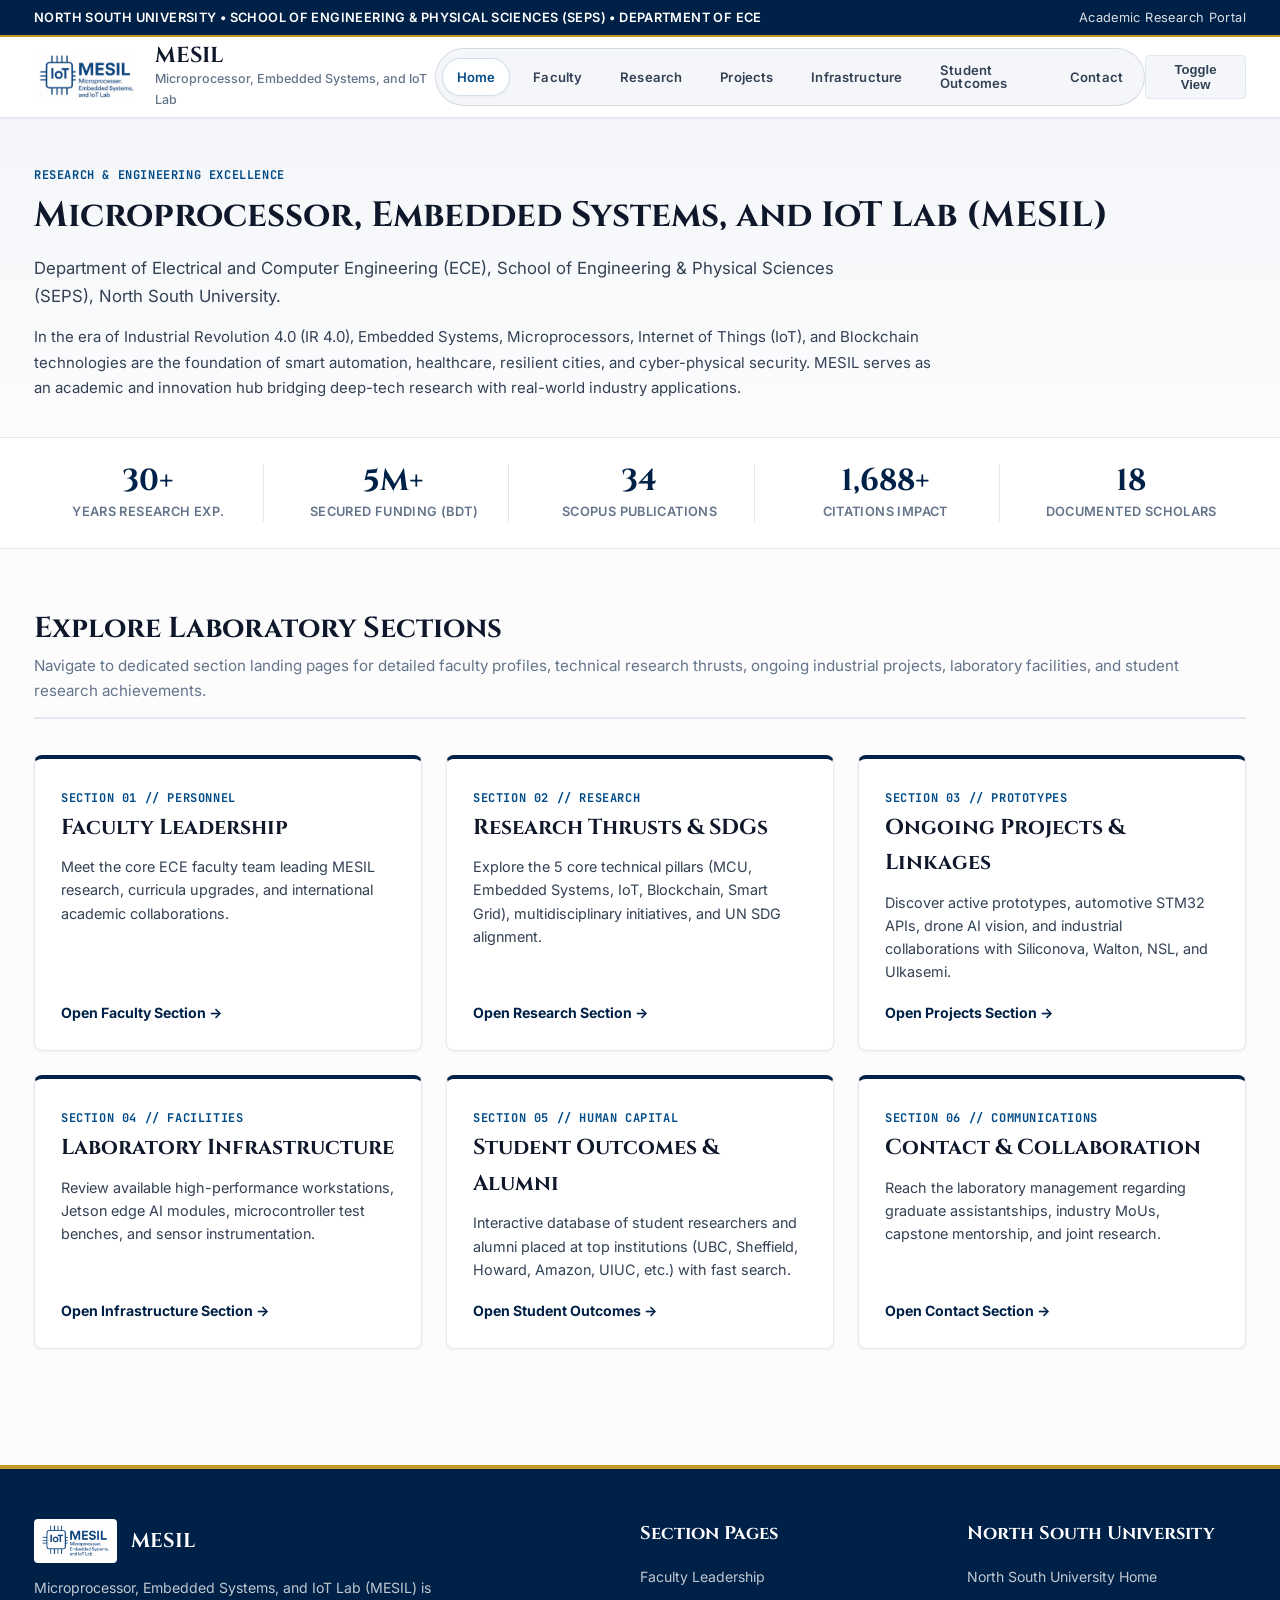
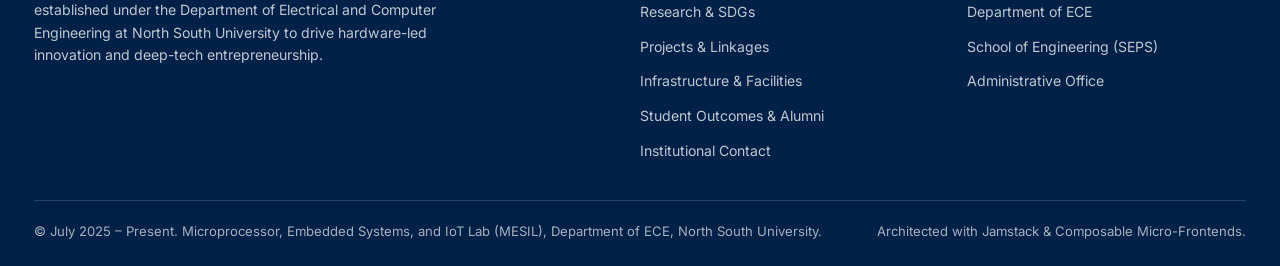
<file: index.html>
<!DOCTYPE html>
<html lang="en" data-theme="light">
<head>
  <meta charset="UTF-8">
  <meta name="viewport" content="width=device-width, initial-scale=1.0">
  <title>MESIL - Microprocessor, Embedded Systems, and IoT Lab | North South University</title>
  
  <meta name="description" content="Official Portal for the Microprocessor, Embedded Systems, and IoT Lab (MESIL) at Department of ECE, North South University.">
  <meta name="keywords" content="MESIL, North South University, ECE, Microprocessor, Embedded Systems, IoT, Blockchain, SEPS">
  <meta name="author" content="MESIL Faculty Team, North South University">
  <meta property="og:title" content="MESIL - North South University">
  <meta property="og:description" content="Microprocessor, Embedded Systems, and IoT Lab (MESIL), Department of ECE, North South University.">
  <meta property="og:image" content="assets/mesil-logo.png">

  <script>
    (function() {
      const savedTheme = localStorage.getItem('mesil-theme');
      if (savedTheme) document.documentElement.setAttribute('data-theme', savedTheme);
    })();
  </script>

  <link rel="stylesheet" href="css/styles.css">
  <link rel="icon" type="image/png" href="assets/mesil-logo.png">
</head>
<body>

  <!-- Masthead -->
  <div class="top-institutional-bar">
    <div class="container top-bar-flex">
      <div class="top-institution-title">
        North South University • School of Engineering & Physical Sciences (SEPS) • Department of ECE
      </div>
      <div class="top-right-meta">
        <span>Academic Research Portal</span>
      </div>
    </div>
  </div>

  <!-- Header -->
  <header class="site-header" id="top">
    <div class="container header-flex">
      <a href="index.html" class="brand-wrapper">
        <img src="assets/mesil-logo.png" alt="MESIL Official Logo" class="brand-logo-img">
        <div class="brand-meta-group">
          <span class="brand-title">MESIL</span>
          <span class="brand-sub">Microprocessor, Embedded Systems, and IoT Lab</span>
        </div>
      </a>

      <nav aria-label="Main Navigation">
        <ul class="nav-links">
          <li><a href="index.html" class="nav-link active">Home</a></li>
          <li><a href="faculty.html" class="nav-link">Faculty</a></li>
          <li><a href="research.html" class="nav-link">Research</a></li>
          <li><a href="projects.html" class="nav-link">Projects</a></li>
          <li><a href="infrastructure.html" class="nav-link">Infrastructure</a></li>
          <li><a href="students.html" class="nav-link">Student Outcomes</a></li>
          <li><a href="contact.html" class="nav-link">Contact</a></li>
        </ul>
      </nav>

      <div class="header-controls">
        <button id="theme-toggle-btn" class="theme-btn" aria-label="Toggle Theme">Toggle View</button>
        <button id="mobile-menu-btn" class="mobile-menu-btn" aria-label="Open Navigation Menu">Menu</button>
      </div>
    </div>

    <!-- Mobile Drawer -->
    <div id="mobile-nav-drawer" class="mobile-drawer">
      <a href="index.html" class="nav-link active">Home</a>
      <a href="faculty.html" class="nav-link">Faculty</a>
      <a href="research.html" class="nav-link">Research</a>
      <a href="projects.html" class="nav-link">Projects</a>
      <a href="infrastructure.html" class="nav-link">Infrastructure</a>
      <a href="students.html" class="nav-link">Student Outcomes</a>
      <a href="contact.html" class="nav-link">Contact</a>
    </div>
  </header>

  <!-- Hero Academic Portal Banner -->
  <section class="page-banner">
    <div class="container">
      <span class="portal-tag">Research & Engineering Excellence</span>
      <h1 class="page-title">Microprocessor, Embedded Systems, and IoT Lab (MESIL)</h1>
      <p class="page-lead">
        Department of Electrical and Computer Engineering (ECE), School of Engineering & Physical Sciences (SEPS), North South University.
      </p>
      <p style="color: var(--text-muted); max-width: 900px; margin-top: 14px; line-height: 1.7;">
        In the era of Industrial Revolution 4.0 (IR 4.0), Embedded Systems, Microprocessors, Internet of Things (IoT), and Blockchain technologies are the foundation of smart automation, healthcare, resilient cities, and cyber-physical security. MESIL serves as an academic and innovation hub bridging deep-tech research with real-world industry applications.
      </p>
    </div>
  </section>

  <!-- Metrics Bar -->
  <section class="metrics-strip">
    <div class="container metrics-grid">
      <div class="metric-cell">
        <div class="metric-figure">30+</div>
        <div class="metric-title">Years Research Exp.</div>
      </div>
      <div class="metric-cell">
        <div class="metric-figure">5M+</div>
        <div class="metric-title">Secured Funding (BDT)</div>
      </div>
      <div class="metric-cell">
        <div class="metric-figure">34</div>
        <div class="metric-title">Scopus Publications</div>
      </div>
      <div class="metric-cell">
        <div class="metric-figure">1,688+</div>
        <div class="metric-title">Citations Impact</div>
      </div>
      <div class="metric-cell">
        <div class="metric-figure">18</div>
        <div class="metric-title">Documented Scholars</div>
      </div>
    </div>
  </section>

  <!-- Separate Section Landing Portal -->
  <main class="academic-section">
    <div class="container">
      <div style="border-bottom: 2px solid var(--border-color); padding-bottom: 14px; margin-bottom: 28px;">
        <h2 style="font-family: var(--font-serif); font-size: 1.8rem;">Explore Laboratory Sections</h2>
        <p style="color: var(--text-dim); font-size: 0.95rem;">
          Navigate to dedicated section landing pages for detailed faculty profiles, technical research thrusts, ongoing industrial projects, laboratory facilities, and student research achievements.
        </p>
      </div>

      <div class="portal-grid">
        <!-- Faculty Portal -->
        <a href="faculty.html" class="portal-card">
          <div>
            <span class="portal-tag">Section 01 // Personnel</span>
            <h3 class="portal-title">Faculty Leadership</h3>
            <p class="portal-desc">
              Meet the core ECE faculty team leading MESIL research, curricula upgrades, and international academic collaborations.
            </p>
          </div>
          <span class="portal-action-link">Open Faculty Section &rarr;</span>
        </a>

        <!-- Research Portal -->
        <a href="research.html" class="portal-card">
          <div>
            <span class="portal-tag">Section 02 // Research</span>
            <h3 class="portal-title">Research Thrusts & SDGs</h3>
            <p class="portal-desc">
              Explore the 5 core technical pillars (MCU, Embedded Systems, IoT, Blockchain, Smart Grid), multidisciplinary initiatives, and UN SDG alignment.
            </p>
          </div>
          <span class="portal-action-link">Open Research Section &rarr;</span>
        </a>

        <!-- Projects Portal -->
        <a href="projects.html" class="portal-card">
          <div>
            <span class="portal-tag">Section 03 // Prototypes</span>
            <h3 class="portal-title">Ongoing Projects & Linkages</h3>
            <p class="portal-desc">
              Discover active prototypes, automotive STM32 APIs, drone AI vision, and industrial collaborations with Siliconova, Walton, NSL, and Ulkasemi.
            </p>
          </div>
          <span class="portal-action-link">Open Projects Section &rarr;</span>
        </a>

        <!-- Infrastructure Portal -->
        <a href="infrastructure.html" class="portal-card">
          <div>
            <span class="portal-tag">Section 04 // Facilities</span>
            <h3 class="portal-title">Laboratory Infrastructure</h3>
            <p class="portal-desc">
              Review available high-performance workstations, Jetson edge AI modules, microcontroller test benches, and sensor instrumentation.
            </p>
          </div>
          <span class="portal-action-link">Open Infrastructure Section &rarr;</span>
        </a>

        <!-- Student Outcomes Portal -->
        <a href="students.html" class="portal-card">
          <div>
            <span class="portal-tag">Section 05 // Human Capital</span>
            <h3 class="portal-title">Student Outcomes & Alumni</h3>
            <p class="portal-desc">
              Interactive database of student researchers and alumni placed at top institutions (UBC, Sheffield, Howard, Amazon, UIUC, etc.) with fast search.
            </p>
          </div>
          <span class="portal-action-link">Open Student Outcomes &rarr;</span>
        </a>

        <!-- Contact Portal -->
        <a href="contact.html" class="portal-card">
          <div>
            <span class="portal-tag">Section 06 // Communications</span>
            <h3 class="portal-title">Contact & Collaboration</h3>
            <p class="portal-desc">
              Reach the laboratory management regarding graduate assistantships, industry MoUs, capstone mentorship, and joint research.
            </p>
          </div>
          <span class="portal-action-link">Open Contact Section &rarr;</span>
        </a>
      </div>
    </div>
  </main>

  <!-- Footer -->
  <footer class="site-footer">
    <div class="container">
      <div class="footer-grid">
        <div class="footer-col">
          <div style="display: flex; align-items: center; gap: 14px; margin-bottom: 14px;">
            <img src="assets/mesil-logo.png" alt="MESIL Logo" style="height: 44px; background: #ffffff; padding: 4px; border-radius: 4px;">
            <span style="font-family: var(--font-serif); font-size: 1.25rem; font-weight: 700;">MESIL</span>
          </div>
          <p style="color: rgba(255, 255, 255, 0.75); font-size: 0.88rem; line-height: 1.6; max-width: 440px;">
            Microprocessor, Embedded Systems, and IoT Lab (MESIL) is established under the Department of Electrical and Computer Engineering at North South University to drive hardware-led innovation and deep-tech entrepreneurship.
          </p>
        </div>

        <div class="footer-col">
          <h4>Section Pages</h4>
          <ul class="footer-links">
            <li><a href="faculty.html">Faculty Leadership</a></li>
            <li><a href="research.html">Research & SDGs</a></li>
            <li><a href="projects.html">Projects & Linkages</a></li>
            <li><a href="infrastructure.html">Infrastructure & Facilities</a></li>
            <li><a href="students.html">Student Outcomes & Alumni</a></li>
            <li><a href="contact.html">Institutional Contact</a></li>
          </ul>
        </div>

        <div class="footer-col">
          <h4>North South University</h4>
          <ul class="footer-links">
            <li><a href="http://www.northsouth.edu" target="_blank" rel="noopener noreferrer">North South University Home</a></li>
            <li><a href="http://ece.northsouth.edu" target="_blank" rel="noopener noreferrer">Department of ECE</a></li>
            <li><a href="http://seps.northsouth.edu" target="_blank" rel="noopener noreferrer">School of Engineering (SEPS)</a></li>
            <li><a href="contact.html">Administrative Office</a></li>
          </ul>
        </div>
      </div>

      <div class="footer-bottom-bar">
        <div>
          &copy; July 2025 – Present. Microprocessor, Embedded Systems, and IoT Lab (MESIL), Department of ECE, North South University.
        </div>
        <div>
          Architected with Jamstack & Composable Micro-Frontends.
        </div>
      </div>
    </div>
  </footer>

  <script>
    // Theme toggle & mobile menu controller
    document.getElementById('theme-toggle-btn')?.addEventListener('click', () => {
      const cur = document.documentElement.getAttribute('data-theme') || 'light';
      const next = cur === 'light' ? 'dark' : 'light';
      document.documentElement.setAttribute('data-theme', next);
      localStorage.setItem('mesil-theme', next);
    });

    document.getElementById('mobile-menu-btn')?.addEventListener('click', () => {
      document.getElementById('mobile-nav-drawer')?.classList.toggle('open');
    });
  </script>
</body>
</html>
</file>
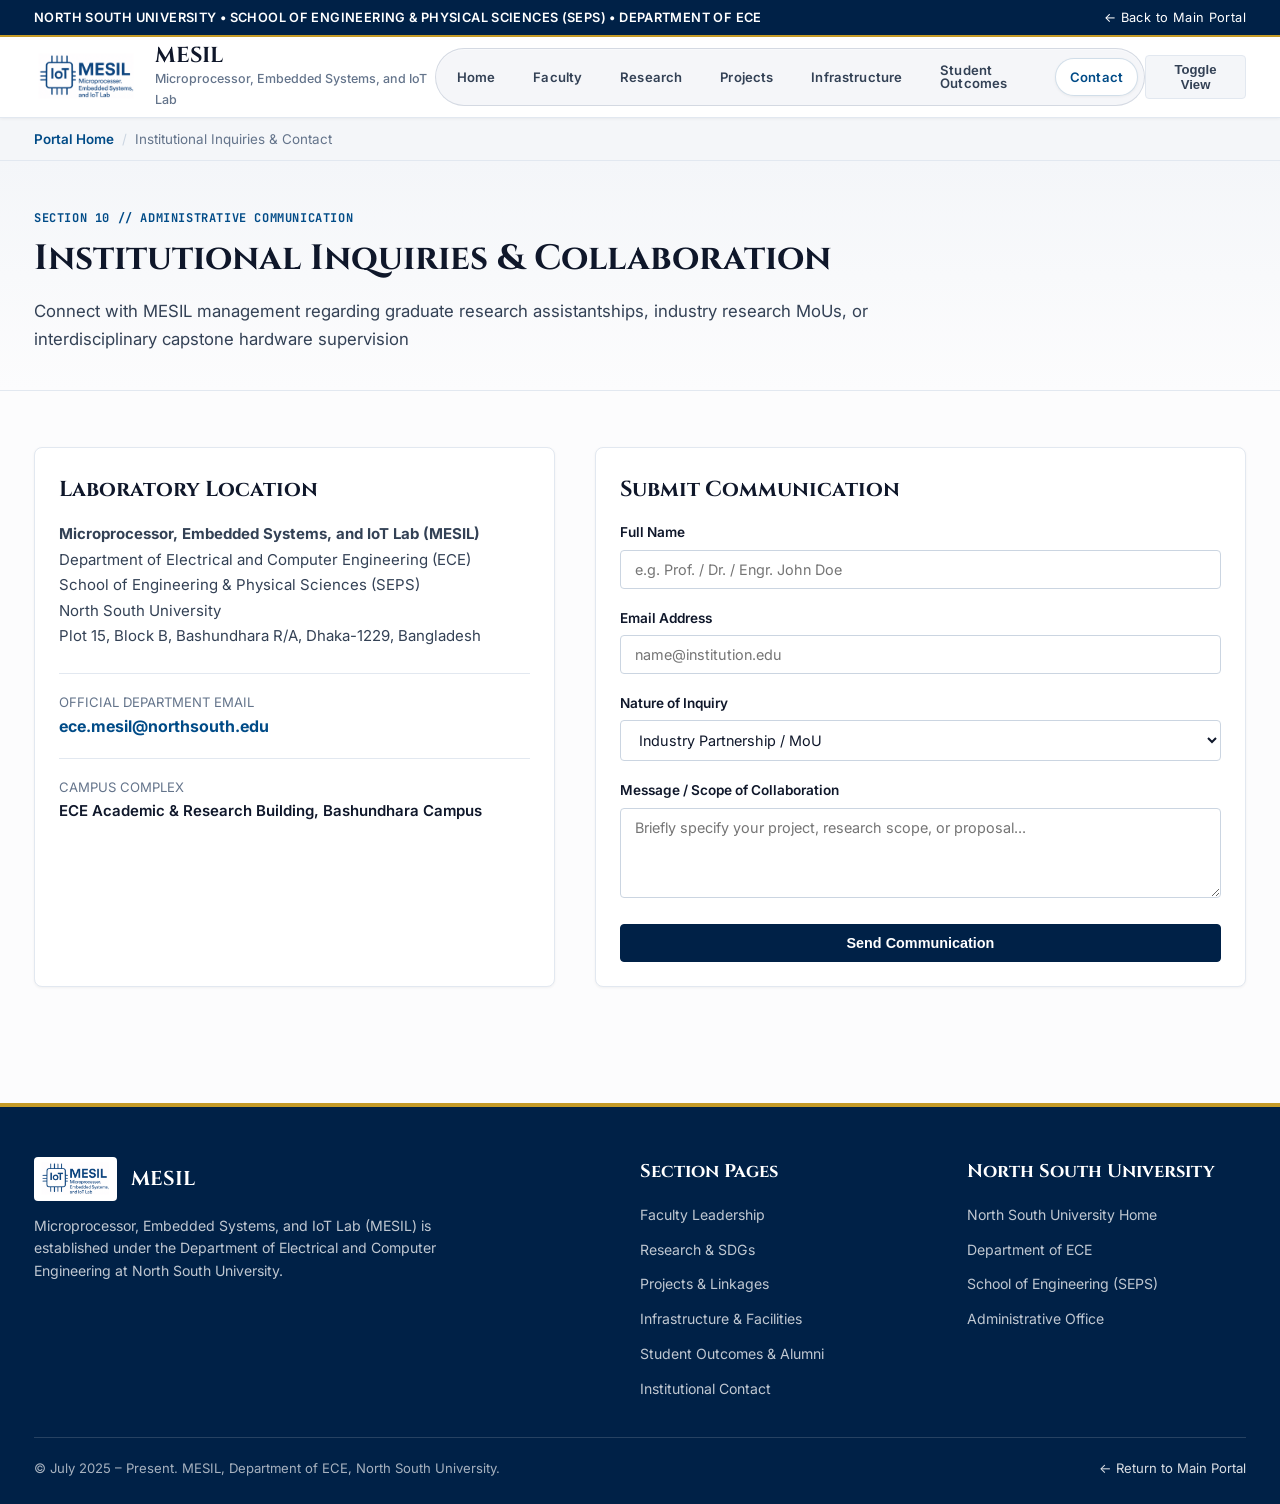
<file: contact.html>
<!DOCTYPE html>
<html lang="en" data-theme="light">
<head>
  <meta charset="UTF-8">
  <meta name="viewport" content="width=device-width, initial-scale=1.0">
  <title>Contact & Inquiries | MESIL - North South University</title>
  <meta name="description" content="Contact the administrative and faculty management of MESIL, Department of ECE, North South University.">
  <link rel="stylesheet" href="css/styles.css">
  <link rel="icon" type="image/png" href="assets/mesil-logo.png">
  <script>
    (function() {
      const saved = localStorage.getItem('mesil-theme');
      if (saved) document.documentElement.setAttribute('data-theme', saved);
    })();
  </script>
</head>
<body>

  <!-- Masthead -->
  <div class="top-institutional-bar">
    <div class="container top-bar-flex">
      <div class="top-institution-title">
        North South University • School of Engineering & Physical Sciences (SEPS) • Department of ECE
      </div>
      <div class="top-right-meta">
        <a href="index.html" style="color: #ffffff; text-decoration: none;">&larr; Back to Main Portal</a>
      </div>
    </div>
  </div>

  <!-- Header -->
  <header class="site-header" id="top">
    <div class="container header-flex">
      <a href="index.html" class="brand-wrapper">
        <img src="assets/mesil-logo.png" alt="MESIL Official Logo" class="brand-logo-img">
        <div class="brand-meta-group">
          <span class="brand-title">MESIL</span>
          <span class="brand-sub">Microprocessor, Embedded Systems, and IoT Lab</span>
        </div>
      </a>

      <nav aria-label="Main Navigation">
        <ul class="nav-links">
          <li><a href="index.html" class="nav-link">Home</a></li>
          <li><a href="faculty.html" class="nav-link">Faculty</a></li>
          <li><a href="research.html" class="nav-link">Research</a></li>
          <li><a href="projects.html" class="nav-link">Projects</a></li>
          <li><a href="infrastructure.html" class="nav-link">Infrastructure</a></li>
          <li><a href="students.html" class="nav-link">Student Outcomes</a></li>
          <li><a href="contact.html" class="nav-link active">Contact</a></li>
        </ul>
      </nav>

      <div class="header-controls">
        <button id="theme-toggle-btn" class="theme-btn" aria-label="Toggle Theme">Toggle View</button>
        <button id="mobile-menu-btn" class="mobile-menu-btn" aria-label="Open Navigation Menu">Menu</button>
      </div>
    </div>

    <div id="mobile-nav-drawer" class="mobile-drawer">
      <a href="index.html" class="nav-link">Home</a>
      <a href="faculty.html" class="nav-link">Faculty</a>
      <a href="research.html" class="nav-link">Research</a>
      <a href="projects.html" class="nav-link">Projects</a>
      <a href="infrastructure.html" class="nav-link">Infrastructure</a>
      <a href="students.html" class="nav-link">Student Outcomes</a>
      <a href="contact.html" class="nav-link active">Contact</a>
    </div>
  </header>

  <!-- Breadcrumb -->
  <div class="breadcrumb-bar">
    <div class="container breadcrumb-flex">
      <a href="index.html" class="breadcrumb-link">Portal Home</a>
      <span class="breadcrumb-sep">/</span>
      <span>Institutional Inquiries & Contact</span>
    </div>
  </div>

  <!-- Page Banner -->
  <section class="page-banner">
    <div class="container">
      <span class="portal-tag">Section 10 // Administrative Communication</span>
      <h1 class="page-title">Institutional Inquiries & Collaboration</h1>
      <p class="page-lead">
        Connect with MESIL management regarding graduate research assistantships, industry research MoUs, or interdisciplinary capstone hardware supervision
      </p>
    </div>
  </section>

  <!-- Contact Form & Details Section -->
  <main class="academic-section">
    <div class="container">
      <div class="inquiry-grid">
        <div class="academic-card">
          <h3 style="font-family: var(--font-serif); font-size: 1.35rem; margin-bottom: 14px;">Laboratory Location</h3>
          <p style="color: var(--text-muted); line-height: 1.7; margin-bottom: 24px;">
            <strong>Microprocessor, Embedded Systems, and IoT Lab (MESIL)</strong><br>
            Department of Electrical and Computer Engineering (ECE)<br>
            School of Engineering & Physical Sciences (SEPS)<br>
            North South University<br>
            Plot 15, Block B, Bashundhara R/A, Dhaka-1229, Bangladesh
          </p>

          <div style="border-top: 1px solid var(--border-color); padding-top: 18px; margin-bottom: 18px;">
            <div style="font-size: 0.82rem; color: var(--text-dim); text-transform: uppercase;">Official Department Email</div>
            <strong style="color: var(--nsu-blue); font-size: 1rem;">ece.mesil@northsouth.edu</strong>
          </div>

          <div style="border-top: 1px solid var(--border-color); padding-top: 18px;">
            <div style="font-size: 0.82rem; color: var(--text-dim); text-transform: uppercase;">Campus Complex</div>
            <div style="color: var(--text-main); font-weight: 600;">ECE Academic & Research Building, Bashundhara Campus</div>
          </div>
        </div>

        <div class="academic-card">
          <h3 style="font-family: var(--font-serif); font-size: 1.35rem; margin-bottom: 14px;">Submit Communication</h3>
          <form id="contact-page-form">
            <div class="form-group">
              <label class="form-label" for="inq-name">Full Name</label>
              <input type="text" id="inq-name" name="name" class="form-input" placeholder="e.g. Prof. / Dr. / Engr. John Doe" required>
            </div>

            <div class="form-group">
              <label class="form-label" for="inq-email">Email Address</label>
              <input type="email" id="inq-email" name="email" class="form-input" placeholder="name@institution.edu" required>
            </div>

            <div class="form-group">
              <label class="form-label" for="inq-type">Nature of Inquiry</label>
              <select id="inq-type" name="type" class="form-select">
                <option value="Industry Partnership / MoU">Industry Partnership / MoU</option>
                <option value="Graduate Research Assistantship (GRA)">Graduate Research Assistantship (GRA)</option>
                <option value="Capstone Hardware Project Mentorship">Capstone Hardware Project Mentorship</option>
                <option value="Inter-Departmental Joint Research">Inter-Departmental Joint Research</option>
                <option value="General Inquiry">General Academic Inquiry</option>
              </select>
            </div>

            <div class="form-group">
              <label class="form-label" for="inq-message">Message / Scope of Collaboration</label>
              <textarea id="inq-message" name="message" class="form-textarea" rows="4" placeholder="Briefly specify your project, research scope, or proposal..." required></textarea>
            </div>

            <button type="submit" class="btn-academic btn-academic-primary" style="width: 100%;">
              Send Communication
            </button>
          </form>
        </div>
      </div>
    </div>
  </main>

  <!-- Footer -->
  <footer class="site-footer">
    <div class="container">
      <div class="footer-grid">
        <div class="footer-col">
          <div style="display: flex; align-items: center; gap: 14px; margin-bottom: 14px;">
            <img src="assets/mesil-logo.png" alt="MESIL Logo" style="height: 44px; background: #ffffff; padding: 4px; border-radius: 4px;">
            <span style="font-family: var(--font-serif); font-size: 1.25rem; font-weight: 700;">MESIL</span>
          </div>
          <p style="color: rgba(255, 255, 255, 0.75); font-size: 0.88rem; line-height: 1.6; max-width: 440px;">
            Microprocessor, Embedded Systems, and IoT Lab (MESIL) is established under the Department of Electrical and Computer Engineering at North South University.
          </p>
        </div>
        <div class="footer-col">
          <h4>Section Pages</h4>
          <ul class="footer-links">
            <li><a href="faculty.html">Faculty Leadership</a></li>
            <li><a href="research.html">Research & SDGs</a></li>
            <li><a href="projects.html">Projects & Linkages</a></li>
            <li><a href="infrastructure.html">Infrastructure & Facilities</a></li>
            <li><a href="students.html">Student Outcomes & Alumni</a></li>
            <li><a href="contact.html">Institutional Contact</a></li>
          </ul>
        </div>
        <div class="footer-col">
          <h4>North South University</h4>
          <ul class="footer-links">
            <li><a href="http://www.northsouth.edu" target="_blank" rel="noopener noreferrer">North South University Home</a></li>
            <li><a href="http://ece.northsouth.edu" target="_blank" rel="noopener noreferrer">Department of ECE</a></li>
            <li><a href="http://seps.northsouth.edu" target="_blank" rel="noopener noreferrer">School of Engineering (SEPS)</a></li>
            <li><a href="contact.html">Administrative Office</a></li>
          </ul>
        </div>
      </div>
      <div class="footer-bottom-bar">
        <div>&copy; July 2025 – Present. MESIL, Department of ECE, North South University.</div>
        <div><a href="index.html" style="color: rgba(255, 255, 255, 0.85); text-decoration: none;">&larr; Return to Main Portal</a></div>
      </div>
    </div>
  </footer>

  <script>
    document.getElementById('contact-page-form')?.addEventListener('submit', (e) => {
      e.preventDefault();
      const name = document.getElementById('inq-name')?.value;
      const type = document.getElementById('inq-type')?.value;
      alert(`Thank you, ${name}. Your message regarding "${type}" has been forwarded to the MESIL administrative office.`);
      e.target.reset();
    });

    document.getElementById('theme-toggle-btn')?.addEventListener('click', () => {
      const cur = document.documentElement.getAttribute('data-theme') || 'light';
      const next = cur === 'light' ? 'dark' : 'light';
      document.documentElement.setAttribute('data-theme', next);
      localStorage.setItem('mesil-theme', next);
    });

    document.getElementById('mobile-menu-btn')?.addEventListener('click', () => {
      document.getElementById('mobile-nav-drawer')?.classList.toggle('open');
    });
  </script>
</body>
</html>
</file>
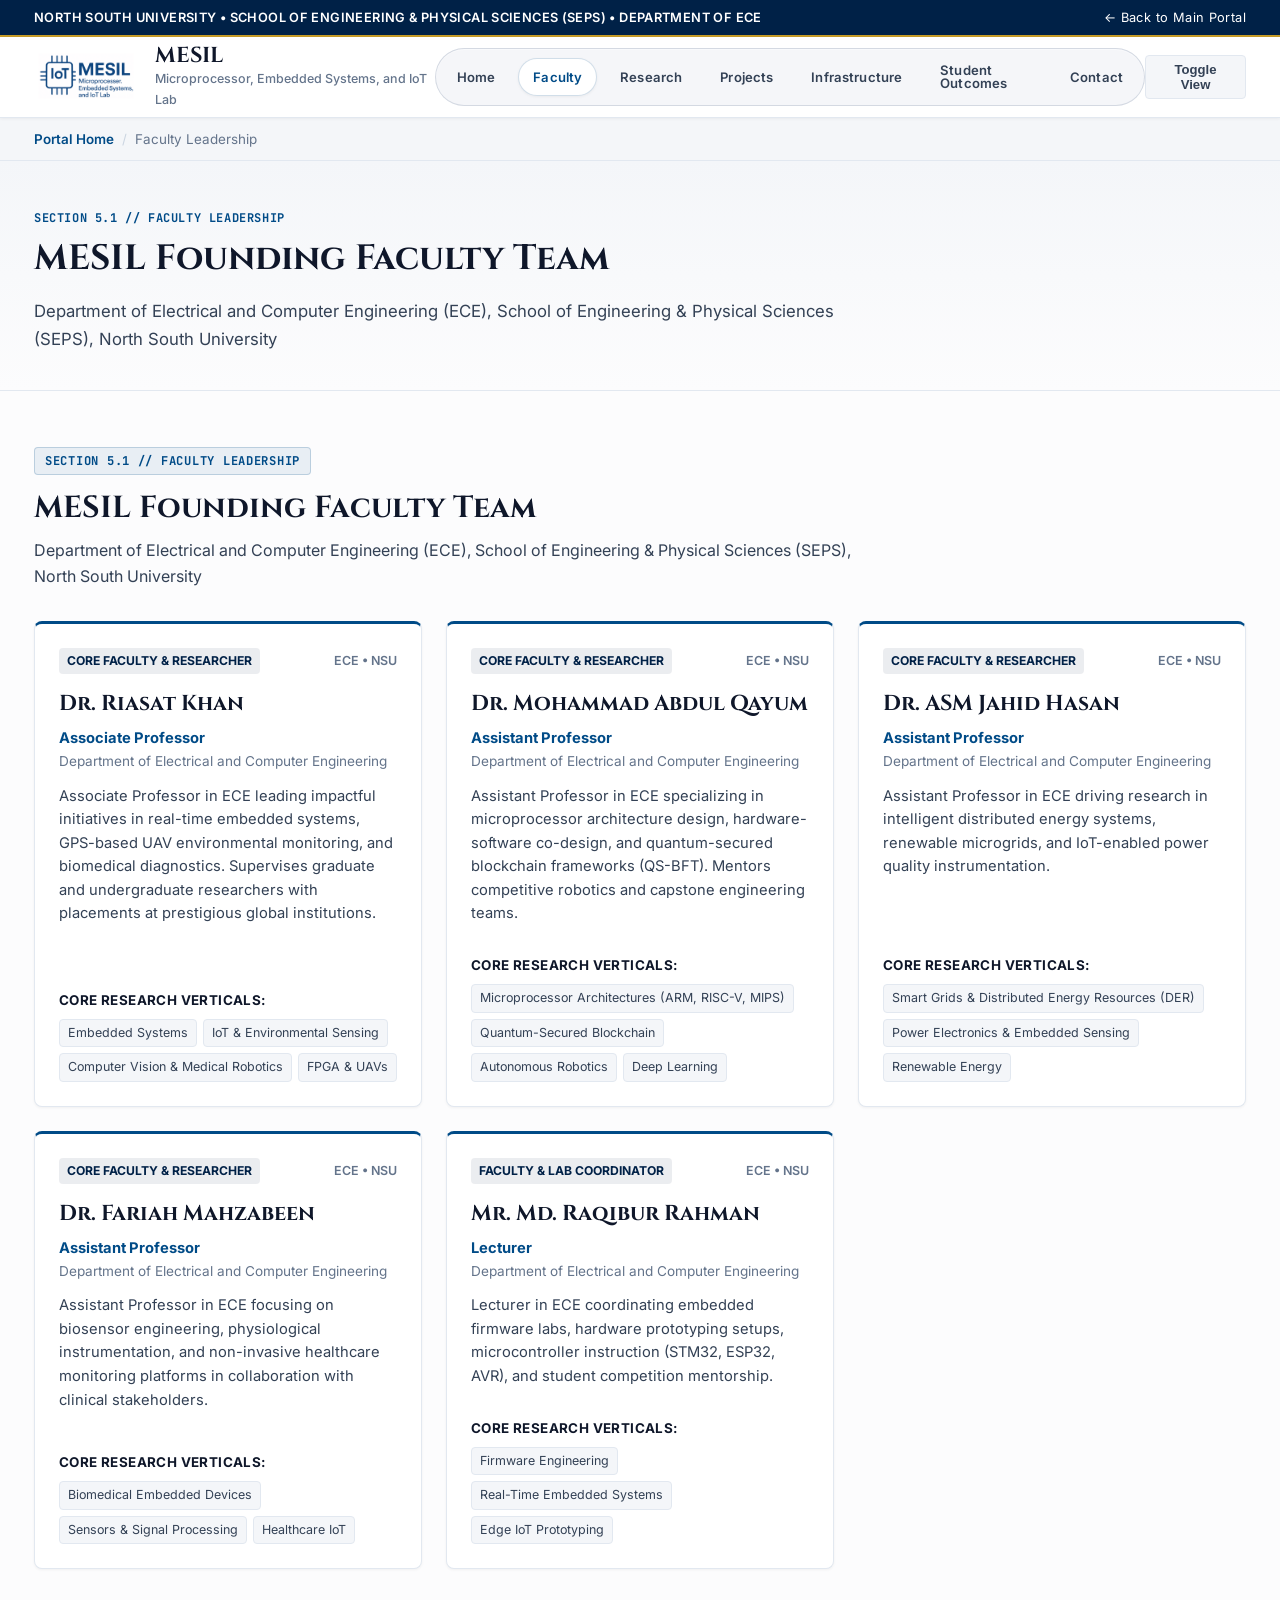
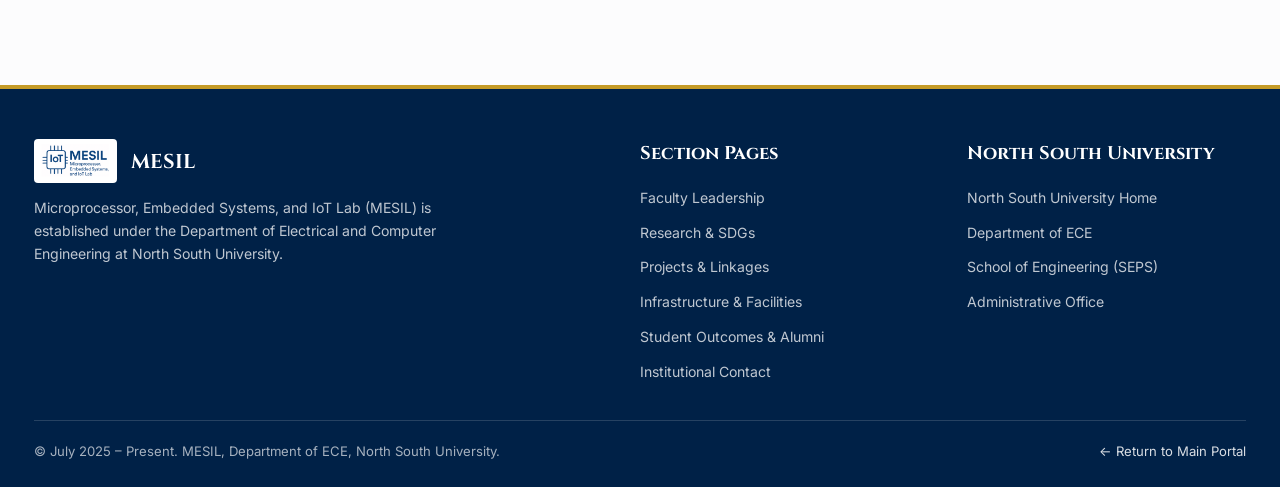
<file: faculty.html>
<!DOCTYPE html>
<html lang="en" data-theme="light">
<head>
  <meta charset="UTF-8">
  <meta name="viewport" content="width=device-width, initial-scale=1.0">
  <title>Faculty Leadership | MESIL - North South University</title>
  <meta name="description" content="Founding faculty team of the Microprocessor, Embedded Systems, and IoT Lab (MESIL), Department of ECE, North South University.">
  <link rel="stylesheet" href="css/styles.css">
  <link rel="icon" type="image/png" href="assets/mesil-logo.png">
  <script>
    (function() {
      const saved = localStorage.getItem('mesil-theme');
      if (saved) document.documentElement.setAttribute('data-theme', saved);
    })();
  </script>
</head>
<body>

  <!-- Masthead -->
  <div class="top-institutional-bar">
    <div class="container top-bar-flex">
      <div class="top-institution-title">
        North South University • School of Engineering & Physical Sciences (SEPS) • Department of ECE
      </div>
      <div class="top-right-meta">
        <a href="index.html" style="color: #ffffff; text-decoration: none;">&larr; Back to Main Portal</a>
      </div>
    </div>
  </div>

  <!-- Header -->
  <header class="site-header" id="top">
    <div class="container header-flex">
      <a href="index.html" class="brand-wrapper">
        <img src="assets/mesil-logo.png" alt="MESIL Official Logo" class="brand-logo-img">
        <div class="brand-meta-group">
          <span class="brand-title">MESIL</span>
          <span class="brand-sub">Microprocessor, Embedded Systems, and IoT Lab</span>
        </div>
      </a>

      <nav aria-label="Main Navigation">
        <ul class="nav-links">
          <li><a href="index.html" class="nav-link">Home</a></li>
          <li><a href="faculty.html" class="nav-link active">Faculty</a></li>
          <li><a href="research.html" class="nav-link">Research</a></li>
          <li><a href="projects.html" class="nav-link">Projects</a></li>
          <li><a href="infrastructure.html" class="nav-link">Infrastructure</a></li>
          <li><a href="students.html" class="nav-link">Student Outcomes</a></li>
          <li><a href="contact.html" class="nav-link">Contact</a></li>
        </ul>
      </nav>

      <div class="header-controls">
        <button id="theme-toggle-btn" class="theme-btn" aria-label="Toggle Theme">Toggle View</button>
        <button id="mobile-menu-btn" class="mobile-menu-btn" aria-label="Open Navigation Menu">Menu</button>
      </div>
    </div>

    <div id="mobile-nav-drawer" class="mobile-drawer">
      <a href="index.html" class="nav-link">Home</a>
      <a href="faculty.html" class="nav-link active">Faculty</a>
      <a href="research.html" class="nav-link">Research</a>
      <a href="projects.html" class="nav-link">Projects</a>
      <a href="infrastructure.html" class="nav-link">Infrastructure</a>
      <a href="students.html" class="nav-link">Student Outcomes</a>
      <a href="contact.html" class="nav-link">Contact</a>
    </div>
  </header>

  <!-- Breadcrumb -->
  <div class="breadcrumb-bar">
    <div class="container breadcrumb-flex">
      <a href="index.html" class="breadcrumb-link">Portal Home</a>
      <span class="breadcrumb-sep">/</span>
      <span>Faculty Leadership</span>
    </div>
  </div>

  <!-- Page Banner -->
  <section class="page-banner">
    <div class="container">
      <span class="portal-tag">Section 5.1 // Faculty Leadership</span>
      <h1 class="page-title">MESIL Founding Faculty Team</h1>
      <p class="page-lead">
        Department of Electrical and Computer Engineering (ECE), School of Engineering & Physical Sciences (SEPS), North South University
      </p>
    </div>
  </section>

  <!-- Faculty Content -->
  <main class="academic-section">
    <div class="container" id="mfe-faculty-mount">
      <!-- Mount container hydrated by modules/faculty-mfe.js -->
    </div>
  </main>

  <!-- Footer -->
  <footer class="site-footer">
    <div class="container">
      <div class="footer-grid">
        <div class="footer-col">
          <div style="display: flex; align-items: center; gap: 14px; margin-bottom: 14px;">
            <img src="assets/mesil-logo.png" alt="MESIL Logo" style="height: 44px; background: #ffffff; padding: 4px; border-radius: 4px;">
            <span style="font-family: var(--font-serif); font-size: 1.25rem; font-weight: 700;">MESIL</span>
          </div>
          <p style="color: rgba(255, 255, 255, 0.75); font-size: 0.88rem; line-height: 1.6; max-width: 440px;">
            Microprocessor, Embedded Systems, and IoT Lab (MESIL) is established under the Department of Electrical and Computer Engineering at North South University.
          </p>
        </div>
        <div class="footer-col">
          <h4>Section Pages</h4>
          <ul class="footer-links">
            <li><a href="faculty.html">Faculty Leadership</a></li>
            <li><a href="research.html">Research & SDGs</a></li>
            <li><a href="projects.html">Projects & Linkages</a></li>
            <li><a href="infrastructure.html">Infrastructure & Facilities</a></li>
            <li><a href="students.html">Student Outcomes & Alumni</a></li>
            <li><a href="contact.html">Institutional Contact</a></li>
          </ul>
        </div>
        <div class="footer-col">
          <h4>North South University</h4>
          <ul class="footer-links">
            <li><a href="http://www.northsouth.edu" target="_blank" rel="noopener noreferrer">North South University Home</a></li>
            <li><a href="http://ece.northsouth.edu" target="_blank" rel="noopener noreferrer">Department of ECE</a></li>
            <li><a href="http://seps.northsouth.edu" target="_blank" rel="noopener noreferrer">School of Engineering (SEPS)</a></li>
            <li><a href="contact.html">Administrative Office</a></li>
          </ul>
        </div>
      </div>
      <div class="footer-bottom-bar">
        <div>&copy; July 2025 – Present. MESIL, Department of ECE, North South University.</div>
        <div><a href="index.html" style="color: rgba(255, 255, 255, 0.85); text-decoration: none;">&larr; Return to Main Portal</a></div>
      </div>
    </div>
  </footer>

  <script type="module">
    import { mountFacultyMFE } from './modules/faculty-mfe.js';
    mountFacultyMFE('mfe-faculty-mount');

    document.getElementById('theme-toggle-btn')?.addEventListener('click', () => {
      const cur = document.documentElement.getAttribute('data-theme') || 'light';
      const next = cur === 'light' ? 'dark' : 'light';
      document.documentElement.setAttribute('data-theme', next);
      localStorage.setItem('mesil-theme', next);
    });

    document.getElementById('mobile-menu-btn')?.addEventListener('click', () => {
      document.getElementById('mobile-nav-drawer')?.classList.toggle('open');
    });
  </script>
</body>
</html>
</file>
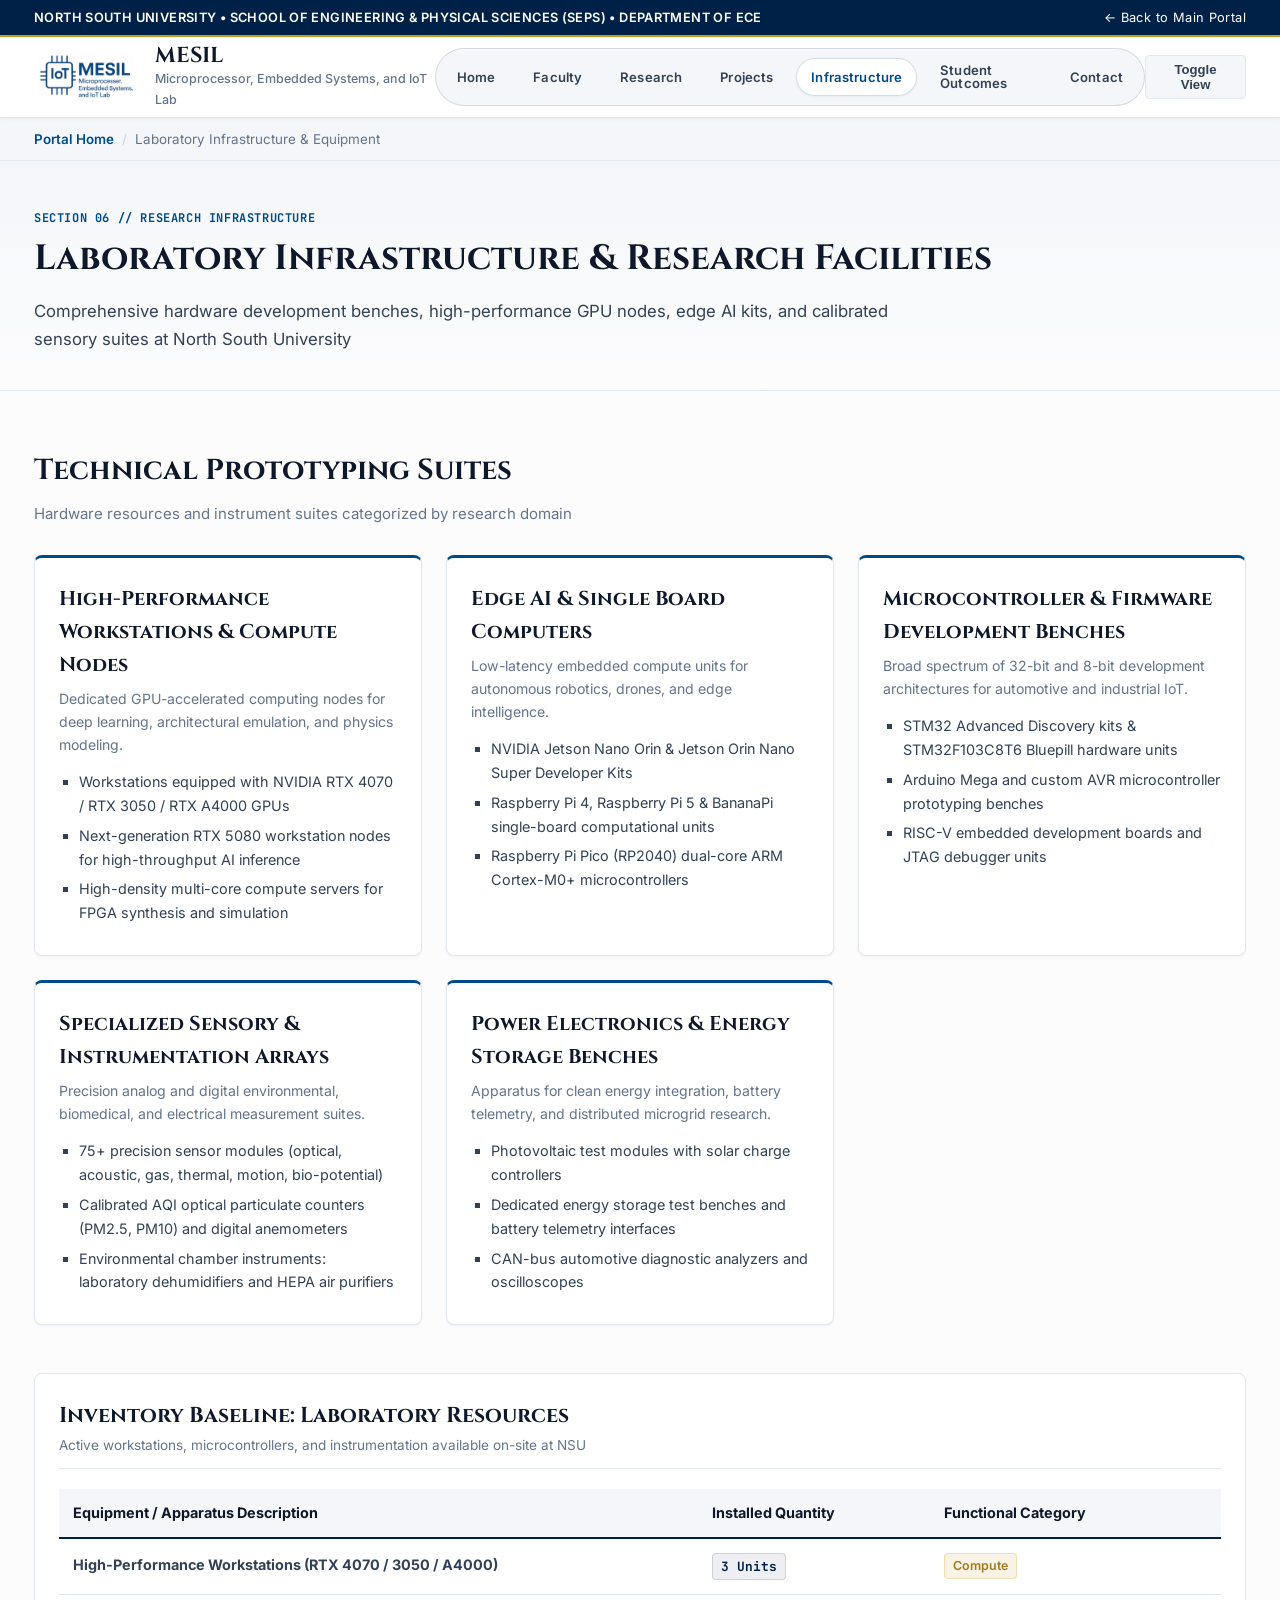
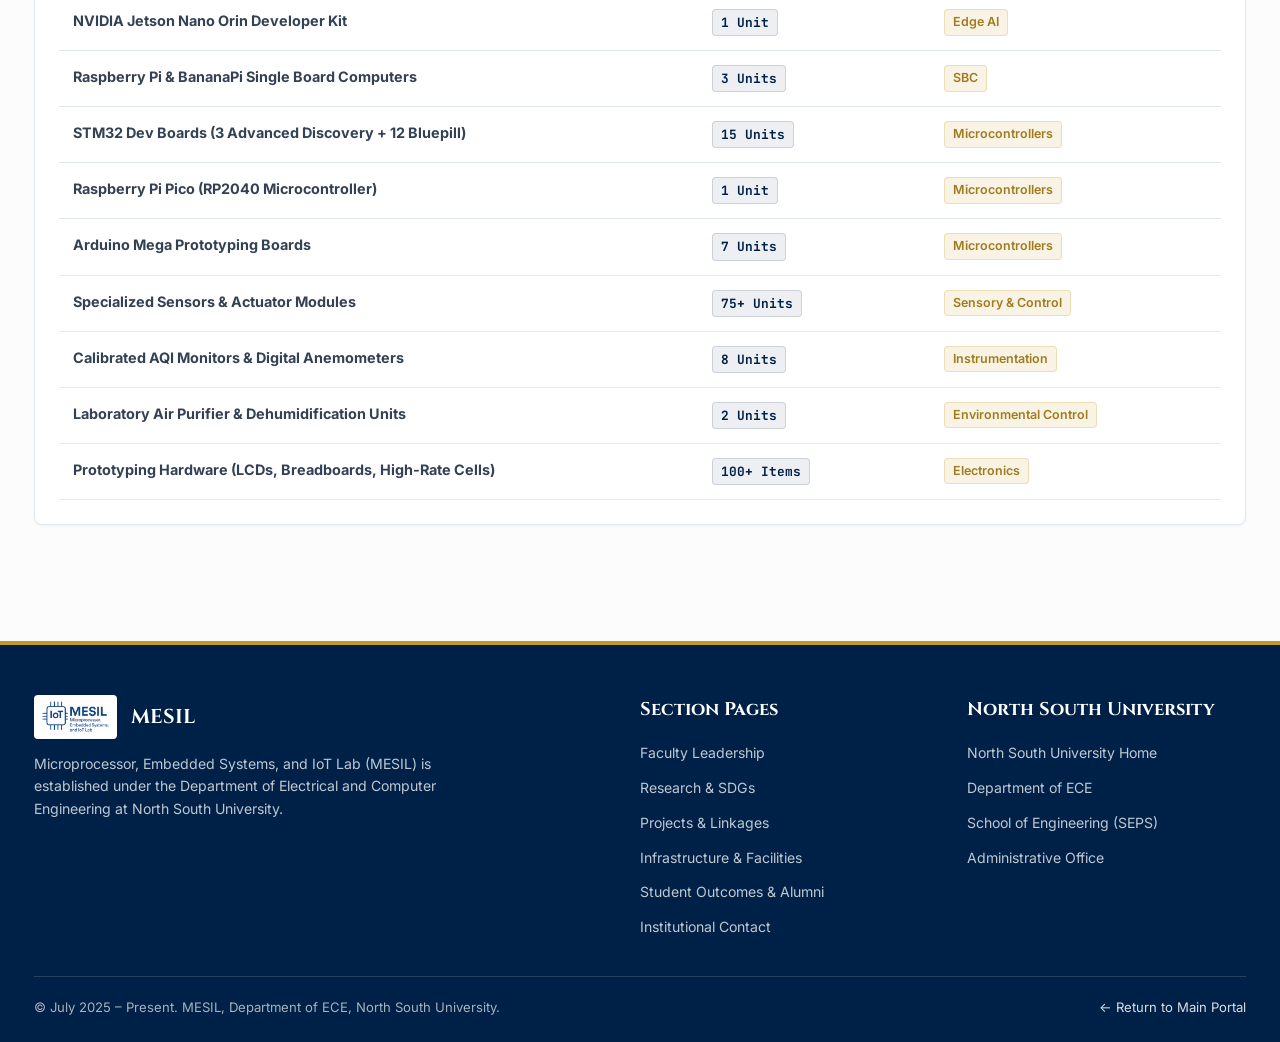
<file: infrastructure.html>
<!DOCTYPE html>
<html lang="en" data-theme="light">
<head>
  <meta charset="UTF-8">
  <meta name="viewport" content="width=device-width, initial-scale=1.0">
  <title>Infrastructure & Facilities | MESIL - North South University</title>
  <meta name="description" content="Technical infrastructure, high-performance workstations, edge AI modules, and microcontroller prototyping suites of MESIL at North South University.">
  <link rel="stylesheet" href="css/styles.css">
  <link rel="icon" type="image/png" href="assets/mesil-logo.png">
  <script>
    (function() {
      const saved = localStorage.getItem('mesil-theme');
      if (saved) document.documentElement.setAttribute('data-theme', saved);
    })();
  </script>
</head>
<body>

  <!-- Masthead -->
  <div class="top-institutional-bar">
    <div class="container top-bar-flex">
      <div class="top-institution-title">
        North South University • School of Engineering & Physical Sciences (SEPS) • Department of ECE
      </div>
      <div class="top-right-meta">
        <a href="index.html" style="color: #ffffff; text-decoration: none;">&larr; Back to Main Portal</a>
      </div>
    </div>
  </div>

  <!-- Header -->
  <header class="site-header" id="top">
    <div class="container header-flex">
      <a href="index.html" class="brand-wrapper">
        <img src="assets/mesil-logo.png" alt="MESIL Official Logo" class="brand-logo-img">
        <div class="brand-meta-group">
          <span class="brand-title">MESIL</span>
          <span class="brand-sub">Microprocessor, Embedded Systems, and IoT Lab</span>
        </div>
      </a>

      <nav aria-label="Main Navigation">
        <ul class="nav-links">
          <li><a href="index.html" class="nav-link">Home</a></li>
          <li><a href="faculty.html" class="nav-link">Faculty</a></li>
          <li><a href="research.html" class="nav-link">Research</a></li>
          <li><a href="projects.html" class="nav-link">Projects</a></li>
          <li><a href="infrastructure.html" class="nav-link active">Infrastructure</a></li>
          <li><a href="students.html" class="nav-link">Student Outcomes</a></li>
          <li><a href="contact.html" class="nav-link">Contact</a></li>
        </ul>
      </nav>

      <div class="header-controls">
        <button id="theme-toggle-btn" class="theme-btn" aria-label="Toggle Theme">Toggle View</button>
        <button id="mobile-menu-btn" class="mobile-menu-btn" aria-label="Open Navigation Menu">Menu</button>
      </div>
    </div>

    <div id="mobile-nav-drawer" class="mobile-drawer">
      <a href="index.html" class="nav-link">Home</a>
      <a href="faculty.html" class="nav-link">Faculty</a>
      <a href="research.html" class="nav-link">Research</a>
      <a href="projects.html" class="nav-link">Projects</a>
      <a href="infrastructure.html" class="nav-link active">Infrastructure</a>
      <a href="students.html" class="nav-link">Student Outcomes</a>
      <a href="contact.html" class="nav-link">Contact</a>
    </div>
  </header>

  <!-- Breadcrumb -->
  <div class="breadcrumb-bar">
    <div class="container breadcrumb-flex">
      <a href="index.html" class="breadcrumb-link">Portal Home</a>
      <span class="breadcrumb-sep">/</span>
      <span>Laboratory Infrastructure & Equipment</span>
    </div>
  </div>

  <!-- Page Banner -->
  <section class="page-banner">
    <div class="container">
      <span class="portal-tag">Section 06 // Research Infrastructure</span>
      <h1 class="page-title">Laboratory Infrastructure & Research Facilities</h1>
      <p class="page-lead">
        Comprehensive hardware development benches, high-performance GPU nodes, edge AI kits, and calibrated sensory suites at North South University
      </p>
    </div>
  </section>

  <!-- Infrastructure Content -->
  <main class="academic-section">
    <div class="container">

      <!-- Technical Equipment Portfolio -->
      <div style="margin-bottom: 48px;">
        <h2 style="font-family: var(--font-serif); font-size: 1.8rem; margin-bottom: 8px;">Technical Prototyping Suites</h2>
        <p style="color: var(--text-dim); margin-bottom: 28px;">
          Hardware resources and instrument suites categorized by research domain
        </p>

        <div class="equipment-cat-grid" id="equipment-cards-container">
          <!-- Dynamically populated via mesil-data.js -->
        </div>
      </div>

      <!-- Current Available Inventory Table -->
      <div class="academic-card">
        <div style="border-bottom: 1px solid var(--border-color); padding-bottom: 12px; margin-bottom: 20px;">
          <h3 style="font-family: var(--font-serif); font-size: 1.35rem;">Inventory Baseline: Laboratory Resources</h3>
          <p style="font-size: 0.85rem; color: var(--text-dim);">
            Active workstations, microcontrollers, and instrumentation available on-site at NSU
          </p>
        </div>

        <table class="academic-table">
          <thead>
            <tr>
              <th style="width: 55%;">Equipment / Apparatus Description</th>
              <th style="width: 20%;">Installed Quantity</th>
              <th style="width: 25%;">Functional Category</th>
            </tr>
          </thead>
          <tbody>
            <tr><td><strong>High-Performance Workstations (RTX 4070 / 3050 / A4000)</strong></td><td><span class="qty-pill">3 Units</span></td><td><span class="cat-pill">Compute</span></td></tr>
            <tr><td><strong>NVIDIA Jetson Nano Orin Developer Kit</strong></td><td><span class="qty-pill">1 Unit</span></td><td><span class="cat-pill">Edge AI</span></td></tr>
            <tr><td><strong>Raspberry Pi & BananaPi Single Board Computers</strong></td><td><span class="qty-pill">3 Units</span></td><td><span class="cat-pill">SBC</span></td></tr>
            <tr><td><strong>STM32 Dev Boards (3 Advanced Discovery + 12 Bluepill)</strong></td><td><span class="qty-pill">15 Units</span></td><td><span class="cat-pill">Microcontrollers</span></td></tr>
            <tr><td><strong>Raspberry Pi Pico (RP2040 Microcontroller)</strong></td><td><span class="qty-pill">1 Unit</span></td><td><span class="cat-pill">Microcontrollers</span></td></tr>
            <tr><td><strong>Arduino Mega Prototyping Boards</strong></td><td><span class="qty-pill">7 Units</span></td><td><span class="cat-pill">Microcontrollers</span></td></tr>
            <tr><td><strong>Specialized Sensors & Actuator Modules</strong></td><td><span class="qty-pill">75+ Units</span></td><td><span class="cat-pill">Sensory & Control</span></td></tr>
            <tr><td><strong>Calibrated AQI Monitors & Digital Anemometers</strong></td><td><span class="qty-pill">8 Units</span></td><td><span class="cat-pill">Instrumentation</span></td></tr>
            <tr><td><strong>Laboratory Air Purifier & Dehumidification Units</strong></td><td><span class="qty-pill">2 Units</span></td><td><span class="cat-pill">Environmental Control</span></td></tr>
            <tr><td><strong>Prototyping Hardware (LCDs, Breadboards, High-Rate Cells)</strong></td><td><span class="qty-pill">100+ Items</span></td><td><span class="cat-pill">Electronics</span></td></tr>
          </tbody>
        </table>
      </div>

    </div>
  </main>

  <!-- Footer -->
  <footer class="site-footer">
    <div class="container">
      <div class="footer-grid">
        <div class="footer-col">
          <div style="display: flex; align-items: center; gap: 14px; margin-bottom: 14px;">
            <img src="assets/mesil-logo.png" alt="MESIL Logo" style="height: 44px; background: #ffffff; padding: 4px; border-radius: 4px;">
            <span style="font-family: var(--font-serif); font-size: 1.25rem; font-weight: 700;">MESIL</span>
          </div>
          <p style="color: rgba(255, 255, 255, 0.75); font-size: 0.88rem; line-height: 1.6; max-width: 440px;">
            Microprocessor, Embedded Systems, and IoT Lab (MESIL) is established under the Department of Electrical and Computer Engineering at North South University.
          </p>
        </div>
        <div class="footer-col">
          <h4>Section Pages</h4>
          <ul class="footer-links">
            <li><a href="faculty.html">Faculty Leadership</a></li>
            <li><a href="research.html">Research & SDGs</a></li>
            <li><a href="projects.html">Projects & Linkages</a></li>
            <li><a href="infrastructure.html">Infrastructure & Facilities</a></li>
            <li><a href="students.html">Student Outcomes & Alumni</a></li>
            <li><a href="contact.html">Institutional Contact</a></li>
          </ul>
        </div>
        <div class="footer-col">
          <h4>North South University</h4>
          <ul class="footer-links">
            <li><a href="http://www.northsouth.edu" target="_blank" rel="noopener noreferrer">North South University Home</a></li>
            <li><a href="http://ece.northsouth.edu" target="_blank" rel="noopener noreferrer">Department of ECE</a></li>
            <li><a href="http://seps.northsouth.edu" target="_blank" rel="noopener noreferrer">School of Engineering (SEPS)</a></li>
            <li><a href="contact.html">Administrative Office</a></li>
          </ul>
        </div>
      </div>
      <div class="footer-bottom-bar">
        <div>&copy; July 2025 – Present. MESIL, Department of ECE, North South University.</div>
        <div><a href="index.html" style="color: rgba(255, 255, 255, 0.85); text-decoration: none;">&larr; Return to Main Portal</a></div>
      </div>
    </div>
  </footer>

  <script type="module">
    import { MESIL_DATA } from './js/mesil-data.js';

    // Render equipment categories
    const container = document.getElementById('equipment-cards-container');
    if (container && MESIL_DATA.equipmentCategories) {
      container.innerHTML = MESIL_DATA.equipmentCategories.map(cat => `
        <div class="academic-card equipment-card">
          <h3 class="equipment-cat-title">${cat.category}</h3>
          <p class="equipment-cat-desc">${cat.description}</p>
          <ul class="academic-bullet-list">
            ${cat.items.map(item => `<li>${item}</li>`).join('')}
          </ul>
        </div>
      `).join('');
    }

    document.getElementById('theme-toggle-btn')?.addEventListener('click', () => {
      const cur = document.documentElement.getAttribute('data-theme') || 'light';
      const next = cur === 'light' ? 'dark' : 'light';
      document.documentElement.setAttribute('data-theme', next);
      localStorage.setItem('mesil-theme', next);
    });

    document.getElementById('mobile-menu-btn')?.addEventListener('click', () => {
      document.getElementById('mobile-nav-drawer')?.classList.toggle('open');
    });
  </script>
</body>
</html>
</file>
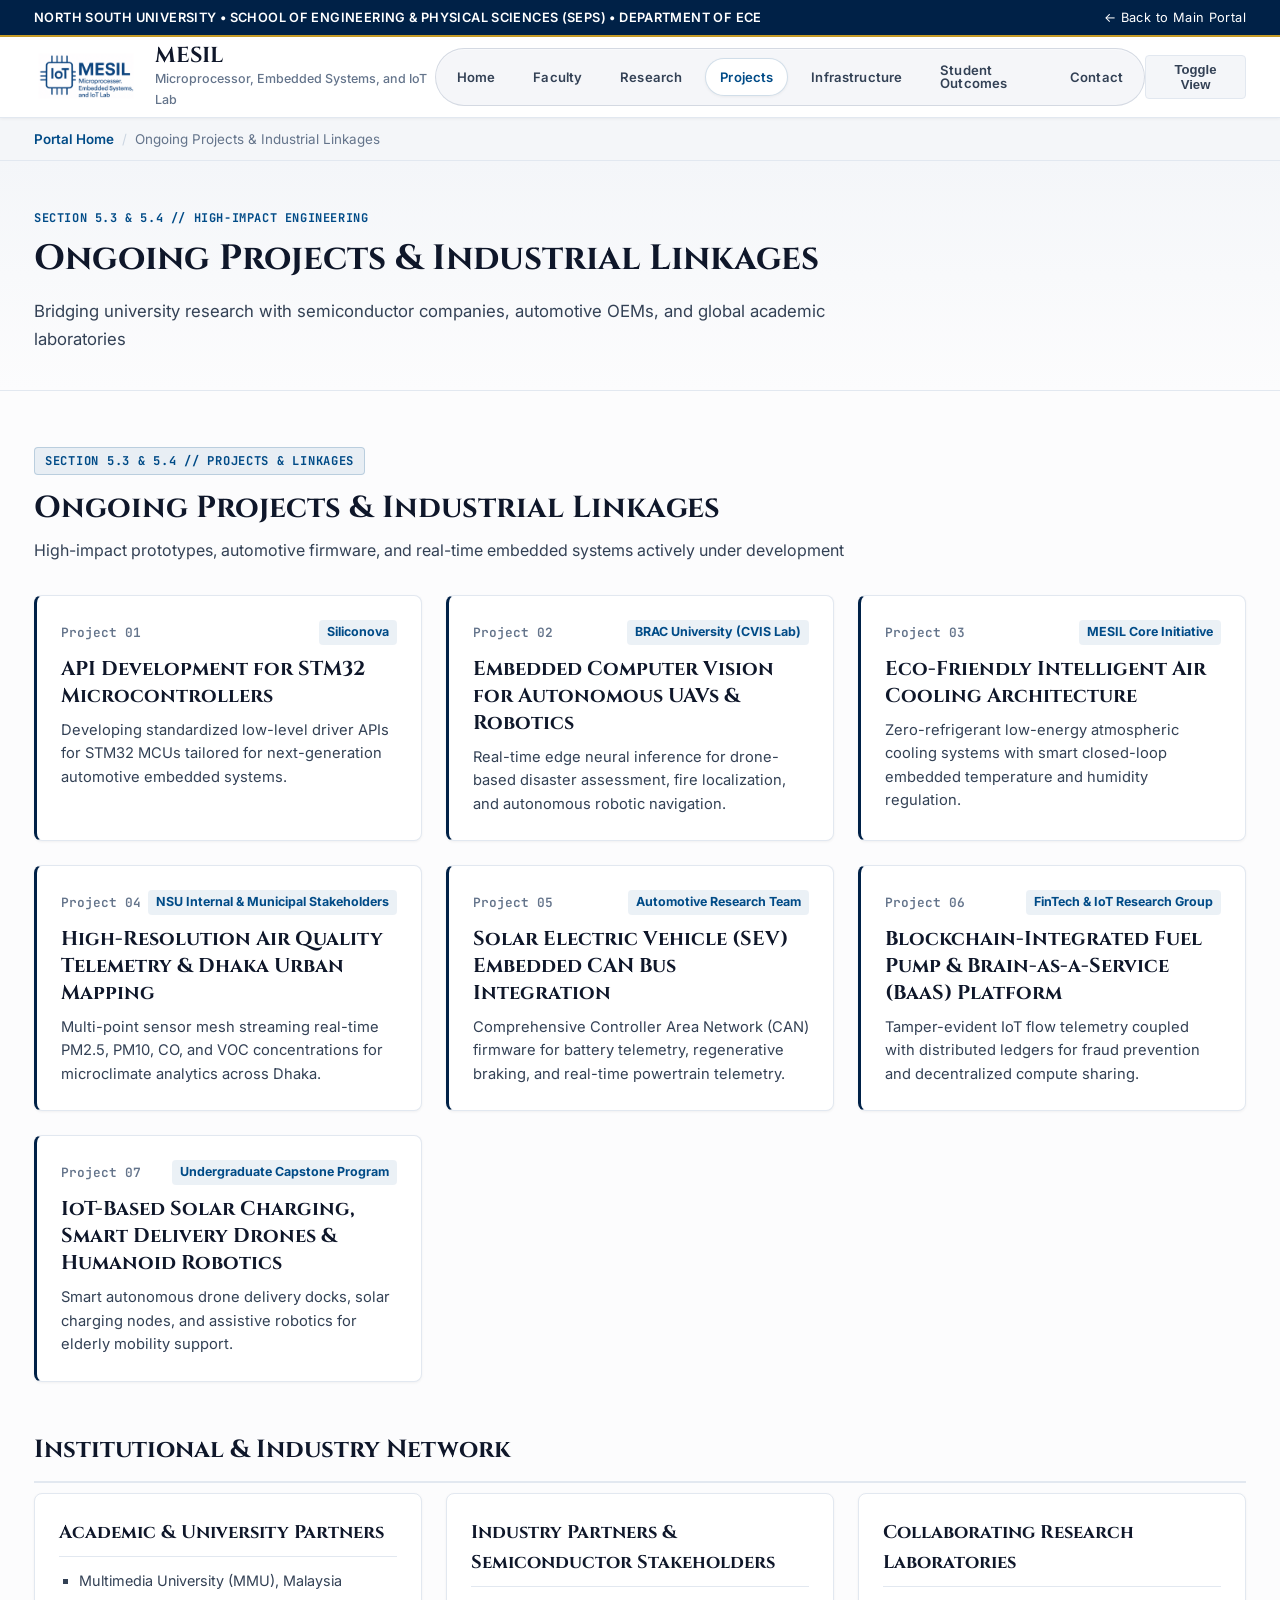
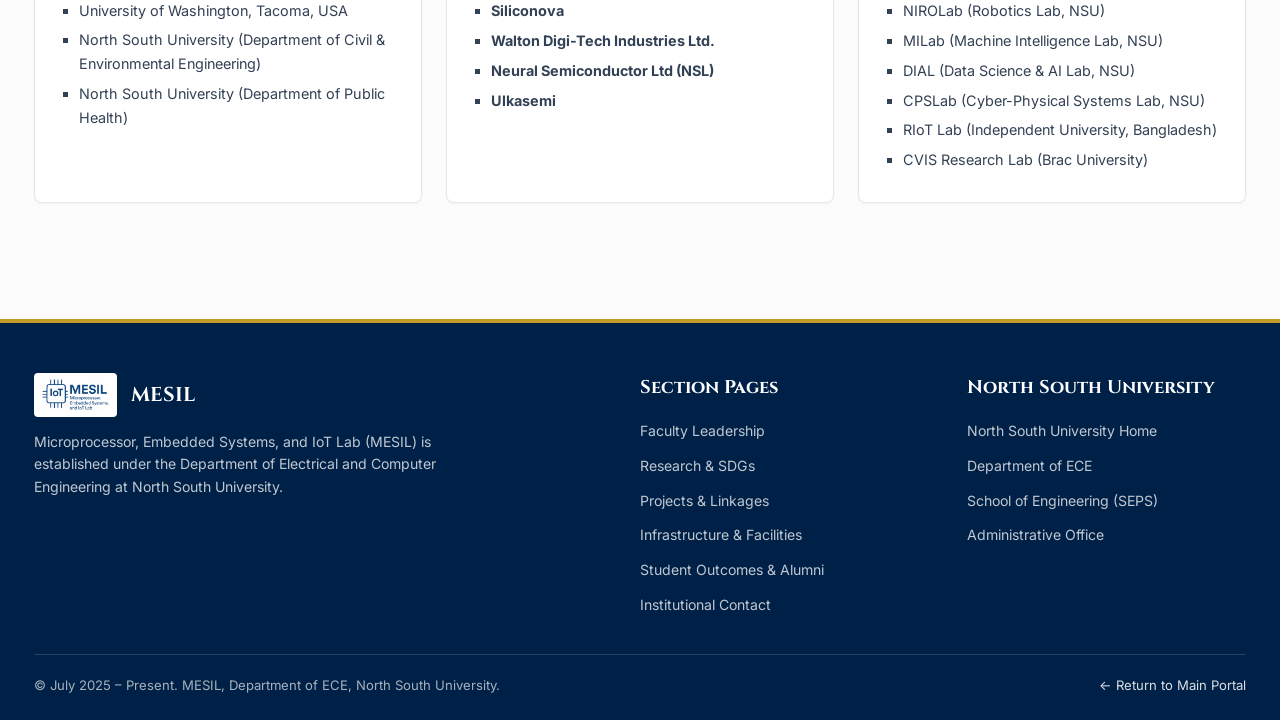
<file: projects.html>
<!DOCTYPE html>
<html lang="en" data-theme="light">
<head>
  <meta charset="UTF-8">
  <meta name="viewport" content="width=device-width, initial-scale=1.0">
  <title>Projects & Industry Linkages | MESIL - North South University</title>
  <meta name="description" content="Ongoing research prototypes and industry collaborations of MESIL with Siliconova, Walton, NSL, and Ulkasemi.">
  <link rel="stylesheet" href="css/styles.css">
  <link rel="icon" type="image/png" href="assets/mesil-logo.png">
  <script>
    (function() {
      const saved = localStorage.getItem('mesil-theme');
      if (saved) document.documentElement.setAttribute('data-theme', saved);
    })();
  </script>
</head>
<body>

  <!-- Masthead -->
  <div class="top-institutional-bar">
    <div class="container top-bar-flex">
      <div class="top-institution-title">
        North South University • School of Engineering & Physical Sciences (SEPS) • Department of ECE
      </div>
      <div class="top-right-meta">
        <a href="index.html" style="color: #ffffff; text-decoration: none;">&larr; Back to Main Portal</a>
      </div>
    </div>
  </div>

  <!-- Header -->
  <header class="site-header" id="top">
    <div class="container header-flex">
      <a href="index.html" class="brand-wrapper">
        <img src="assets/mesil-logo.png" alt="MESIL Official Logo" class="brand-logo-img">
        <div class="brand-meta-group">
          <span class="brand-title">MESIL</span>
          <span class="brand-sub">Microprocessor, Embedded Systems, and IoT Lab</span>
        </div>
      </a>

      <nav aria-label="Main Navigation">
        <ul class="nav-links">
          <li><a href="index.html" class="nav-link">Home</a></li>
          <li><a href="faculty.html" class="nav-link">Faculty</a></li>
          <li><a href="research.html" class="nav-link">Research</a></li>
          <li><a href="projects.html" class="nav-link active">Projects</a></li>
          <li><a href="infrastructure.html" class="nav-link">Infrastructure</a></li>
          <li><a href="students.html" class="nav-link">Student Outcomes</a></li>
          <li><a href="contact.html" class="nav-link">Contact</a></li>
        </ul>
      </nav>

      <div class="header-controls">
        <button id="theme-toggle-btn" class="theme-btn" aria-label="Toggle Theme">Toggle View</button>
        <button id="mobile-menu-btn" class="mobile-menu-btn" aria-label="Open Navigation Menu">Menu</button>
      </div>
    </div>

    <div id="mobile-nav-drawer" class="mobile-drawer">
      <a href="index.html" class="nav-link">Home</a>
      <a href="faculty.html" class="nav-link">Faculty</a>
      <a href="research.html" class="nav-link">Research</a>
      <a href="projects.html" class="nav-link active">Projects</a>
      <a href="infrastructure.html" class="nav-link">Infrastructure</a>
      <a href="students.html" class="nav-link">Student Outcomes</a>
      <a href="contact.html" class="nav-link">Contact</a>
    </div>
  </header>

  <!-- Breadcrumb -->
  <div class="breadcrumb-bar">
    <div class="container breadcrumb-flex">
      <a href="index.html" class="breadcrumb-link">Portal Home</a>
      <span class="breadcrumb-sep">/</span>
      <span>Ongoing Projects & Industrial Linkages</span>
    </div>
  </div>

  <!-- Page Banner -->
  <section class="page-banner">
    <div class="container">
      <span class="portal-tag">Section 5.3 & 5.4 // High-Impact Engineering</span>
      <h1 class="page-title">Ongoing Projects & Industrial Linkages</h1>
      <p class="page-lead">
        Bridging university research with semiconductor companies, automotive OEMs, and global academic laboratories
      </p>
    </div>
  </section>

  <!-- Projects Content -->
  <main class="academic-section">
    <div class="container" id="mfe-projects-mount">
      <!-- Mount container hydrated by modules/projects-mfe.js -->
    </div>
  </main>

  <!-- Footer -->
  <footer class="site-footer">
    <div class="container">
      <div class="footer-grid">
        <div class="footer-col">
          <div style="display: flex; align-items: center; gap: 14px; margin-bottom: 14px;">
            <img src="assets/mesil-logo.png" alt="MESIL Logo" style="height: 44px; background: #ffffff; padding: 4px; border-radius: 4px;">
            <span style="font-family: var(--font-serif); font-size: 1.25rem; font-weight: 700;">MESIL</span>
          </div>
          <p style="color: rgba(255, 255, 255, 0.75); font-size: 0.88rem; line-height: 1.6; max-width: 440px;">
            Microprocessor, Embedded Systems, and IoT Lab (MESIL) is established under the Department of Electrical and Computer Engineering at North South University.
          </p>
        </div>
        <div class="footer-col">
          <h4>Section Pages</h4>
          <ul class="footer-links">
            <li><a href="faculty.html">Faculty Leadership</a></li>
            <li><a href="research.html">Research & SDGs</a></li>
            <li><a href="projects.html">Projects & Linkages</a></li>
            <li><a href="infrastructure.html">Infrastructure & Facilities</a></li>
            <li><a href="students.html">Student Outcomes & Alumni</a></li>
            <li><a href="contact.html">Institutional Contact</a></li>
          </ul>
        </div>
        <div class="footer-col">
          <h4>North South University</h4>
          <ul class="footer-links">
            <li><a href="http://www.northsouth.edu" target="_blank" rel="noopener noreferrer">North South University Home</a></li>
            <li><a href="http://ece.northsouth.edu" target="_blank" rel="noopener noreferrer">Department of ECE</a></li>
            <li><a href="http://seps.northsouth.edu" target="_blank" rel="noopener noreferrer">School of Engineering (SEPS)</a></li>
            <li><a href="contact.html">Administrative Office</a></li>
          </ul>
        </div>
      </div>
      <div class="footer-bottom-bar">
        <div>&copy; July 2025 – Present. MESIL, Department of ECE, North South University.</div>
        <div><a href="index.html" style="color: rgba(255, 255, 255, 0.85); text-decoration: none;">&larr; Return to Main Portal</a></div>
      </div>
    </div>
  </footer>

  <script type="module">
    import { mountProjectsMFE } from './modules/projects-mfe.js';
    mountProjectsMFE('mfe-projects-mount');

    document.getElementById('theme-toggle-btn')?.addEventListener('click', () => {
      const cur = document.documentElement.getAttribute('data-theme') || 'light';
      const next = cur === 'light' ? 'dark' : 'light';
      document.documentElement.setAttribute('data-theme', next);
      localStorage.setItem('mesil-theme', next);
    });

    document.getElementById('mobile-menu-btn')?.addEventListener('click', () => {
      document.getElementById('mobile-nav-drawer')?.classList.toggle('open');
    });
  </script>
</body>
</html>
</file>
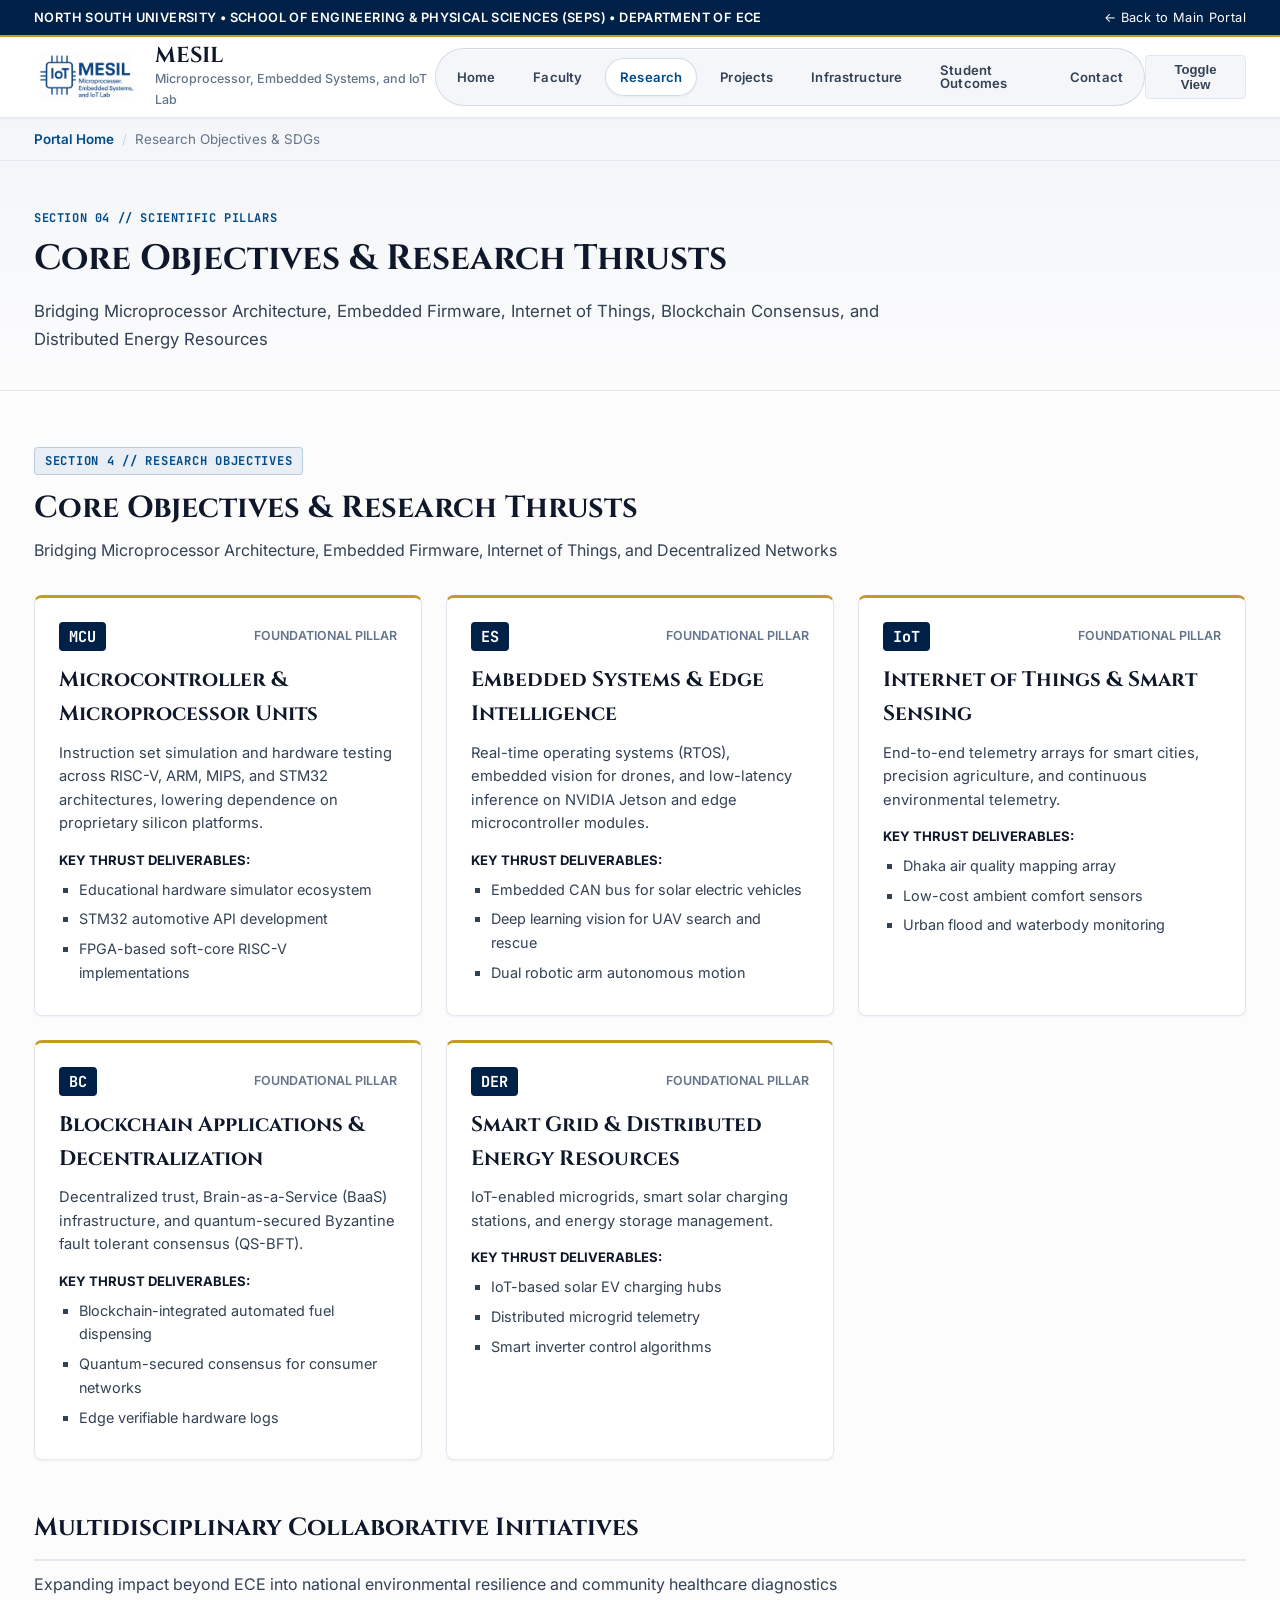
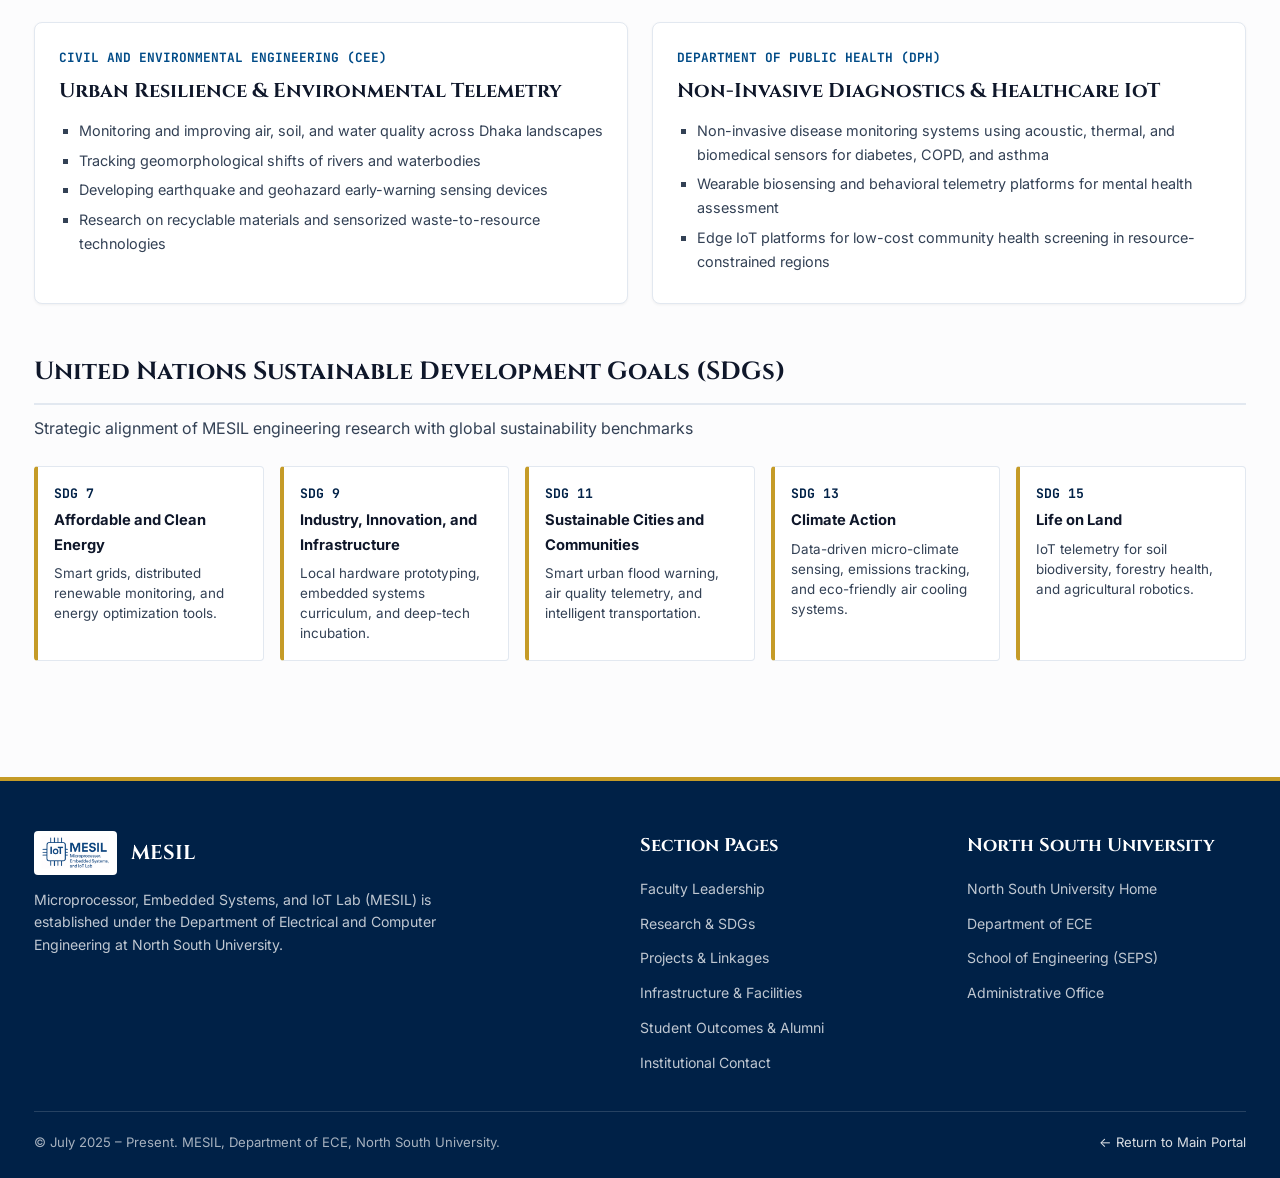
<file: research.html>
<!DOCTYPE html>
<html lang="en" data-theme="light">
<head>
  <meta charset="UTF-8">
  <meta name="viewport" content="width=device-width, initial-scale=1.0">
  <title>Research Thrusts & SDGs | MESIL - North South University</title>
  <meta name="description" content="Research objectives, 5 core pillars, multidisciplinary initiatives, and UN SDG alignments of MESIL at North South University.">
  <link rel="stylesheet" href="css/styles.css">
  <link rel="icon" type="image/png" href="assets/mesil-logo.png">
  <script>
    (function() {
      const saved = localStorage.getItem('mesil-theme');
      if (saved) document.documentElement.setAttribute('data-theme', saved);
    })();
  </script>
</head>
<body>

  <!-- Masthead -->
  <div class="top-institutional-bar">
    <div class="container top-bar-flex">
      <div class="top-institution-title">
        North South University • School of Engineering & Physical Sciences (SEPS) • Department of ECE
      </div>
      <div class="top-right-meta">
        <a href="index.html" style="color: #ffffff; text-decoration: none;">&larr; Back to Main Portal</a>
      </div>
    </div>
  </div>

  <!-- Header -->
  <header class="site-header" id="top">
    <div class="container header-flex">
      <a href="index.html" class="brand-wrapper">
        <img src="assets/mesil-logo.png" alt="MESIL Official Logo" class="brand-logo-img">
        <div class="brand-meta-group">
          <span class="brand-title">MESIL</span>
          <span class="brand-sub">Microprocessor, Embedded Systems, and IoT Lab</span>
        </div>
      </a>

      <nav aria-label="Main Navigation">
        <ul class="nav-links">
          <li><a href="index.html" class="nav-link">Home</a></li>
          <li><a href="faculty.html" class="nav-link">Faculty</a></li>
          <li><a href="research.html" class="nav-link active">Research</a></li>
          <li><a href="projects.html" class="nav-link">Projects</a></li>
          <li><a href="infrastructure.html" class="nav-link">Infrastructure</a></li>
          <li><a href="students.html" class="nav-link">Student Outcomes</a></li>
          <li><a href="contact.html" class="nav-link">Contact</a></li>
        </ul>
      </nav>

      <div class="header-controls">
        <button id="theme-toggle-btn" class="theme-btn" aria-label="Toggle Theme">Toggle View</button>
        <button id="mobile-menu-btn" class="mobile-menu-btn" aria-label="Open Navigation Menu">Menu</button>
      </div>
    </div>

    <div id="mobile-nav-drawer" class="mobile-drawer">
      <a href="index.html" class="nav-link">Home</a>
      <a href="faculty.html" class="nav-link">Faculty</a>
      <a href="research.html" class="nav-link active">Research</a>
      <a href="projects.html" class="nav-link">Projects</a>
      <a href="infrastructure.html" class="nav-link">Infrastructure</a>
      <a href="students.html" class="nav-link">Student Outcomes</a>
      <a href="contact.html" class="nav-link">Contact</a>
    </div>
  </header>

  <!-- Breadcrumb -->
  <div class="breadcrumb-bar">
    <div class="container breadcrumb-flex">
      <a href="index.html" class="breadcrumb-link">Portal Home</a>
      <span class="breadcrumb-sep">/</span>
      <span>Research Objectives & SDGs</span>
    </div>
  </div>

  <!-- Page Banner -->
  <section class="page-banner">
    <div class="container">
      <span class="portal-tag">Section 04 // Scientific Pillars</span>
      <h1 class="page-title">Core Objectives & Research Thrusts</h1>
      <p class="page-lead">
        Bridging Microprocessor Architecture, Embedded Firmware, Internet of Things, Blockchain Consensus, and Distributed Energy Resources
      </p>
    </div>
  </section>

  <!-- Research Content -->
  <main class="academic-section">
    <div class="container" id="mfe-research-mount">
      <!-- Mount container hydrated by modules/research-mfe.js -->
    </div>
  </main>

  <!-- Footer -->
  <footer class="site-footer">
    <div class="container">
      <div class="footer-grid">
        <div class="footer-col">
          <div style="display: flex; align-items: center; gap: 14px; margin-bottom: 14px;">
            <img src="assets/mesil-logo.png" alt="MESIL Logo" style="height: 44px; background: #ffffff; padding: 4px; border-radius: 4px;">
            <span style="font-family: var(--font-serif); font-size: 1.25rem; font-weight: 700;">MESIL</span>
          </div>
          <p style="color: rgba(255, 255, 255, 0.75); font-size: 0.88rem; line-height: 1.6; max-width: 440px;">
            Microprocessor, Embedded Systems, and IoT Lab (MESIL) is established under the Department of Electrical and Computer Engineering at North South University.
          </p>
        </div>
        <div class="footer-col">
          <h4>Section Pages</h4>
          <ul class="footer-links">
            <li><a href="faculty.html">Faculty Leadership</a></li>
            <li><a href="research.html">Research & SDGs</a></li>
            <li><a href="projects.html">Projects & Linkages</a></li>
            <li><a href="infrastructure.html">Infrastructure & Facilities</a></li>
            <li><a href="students.html">Student Outcomes & Alumni</a></li>
            <li><a href="contact.html">Institutional Contact</a></li>
          </ul>
        </div>
        <div class="footer-col">
          <h4>North South University</h4>
          <ul class="footer-links">
            <li><a href="http://www.northsouth.edu" target="_blank" rel="noopener noreferrer">North South University Home</a></li>
            <li><a href="http://ece.northsouth.edu" target="_blank" rel="noopener noreferrer">Department of ECE</a></li>
            <li><a href="http://seps.northsouth.edu" target="_blank" rel="noopener noreferrer">School of Engineering (SEPS)</a></li>
            <li><a href="contact.html">Administrative Office</a></li>
          </ul>
        </div>
      </div>
      <div class="footer-bottom-bar">
        <div>&copy; July 2025 – Present. MESIL, Department of ECE, North South University.</div>
        <div><a href="index.html" style="color: rgba(255, 255, 255, 0.85); text-decoration: none;">&larr; Return to Main Portal</a></div>
      </div>
    </div>
  </footer>

  <script type="module">
    import { mountResearchMFE } from './modules/research-mfe.js';
    mountResearchMFE('mfe-research-mount');

    document.getElementById('theme-toggle-btn')?.addEventListener('click', () => {
      const cur = document.documentElement.getAttribute('data-theme') || 'light';
      const next = cur === 'light' ? 'dark' : 'light';
      document.documentElement.setAttribute('data-theme', next);
      localStorage.setItem('mesil-theme', next);
    });

    document.getElementById('mobile-menu-btn')?.addEventListener('click', () => {
      document.getElementById('mobile-nav-drawer')?.classList.toggle('open');
    });
  </script>
</body>
</html>
</file>
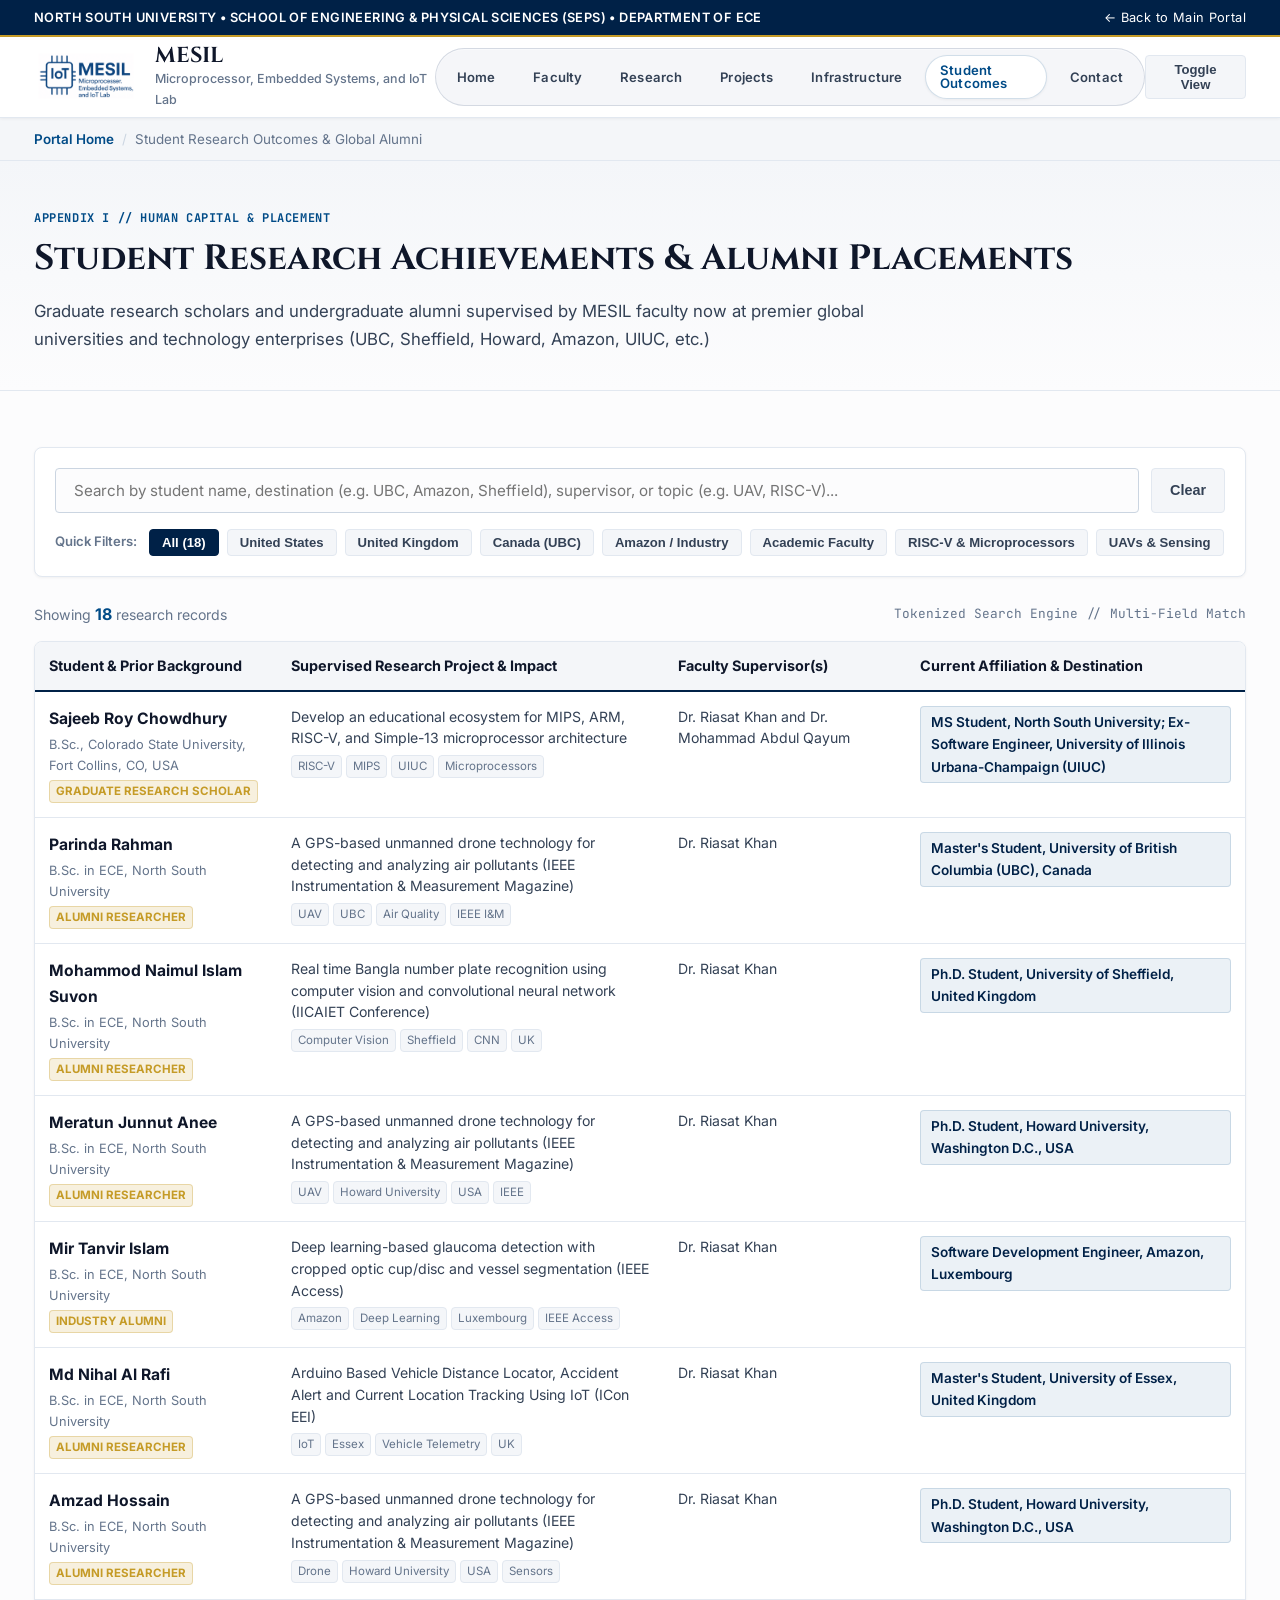
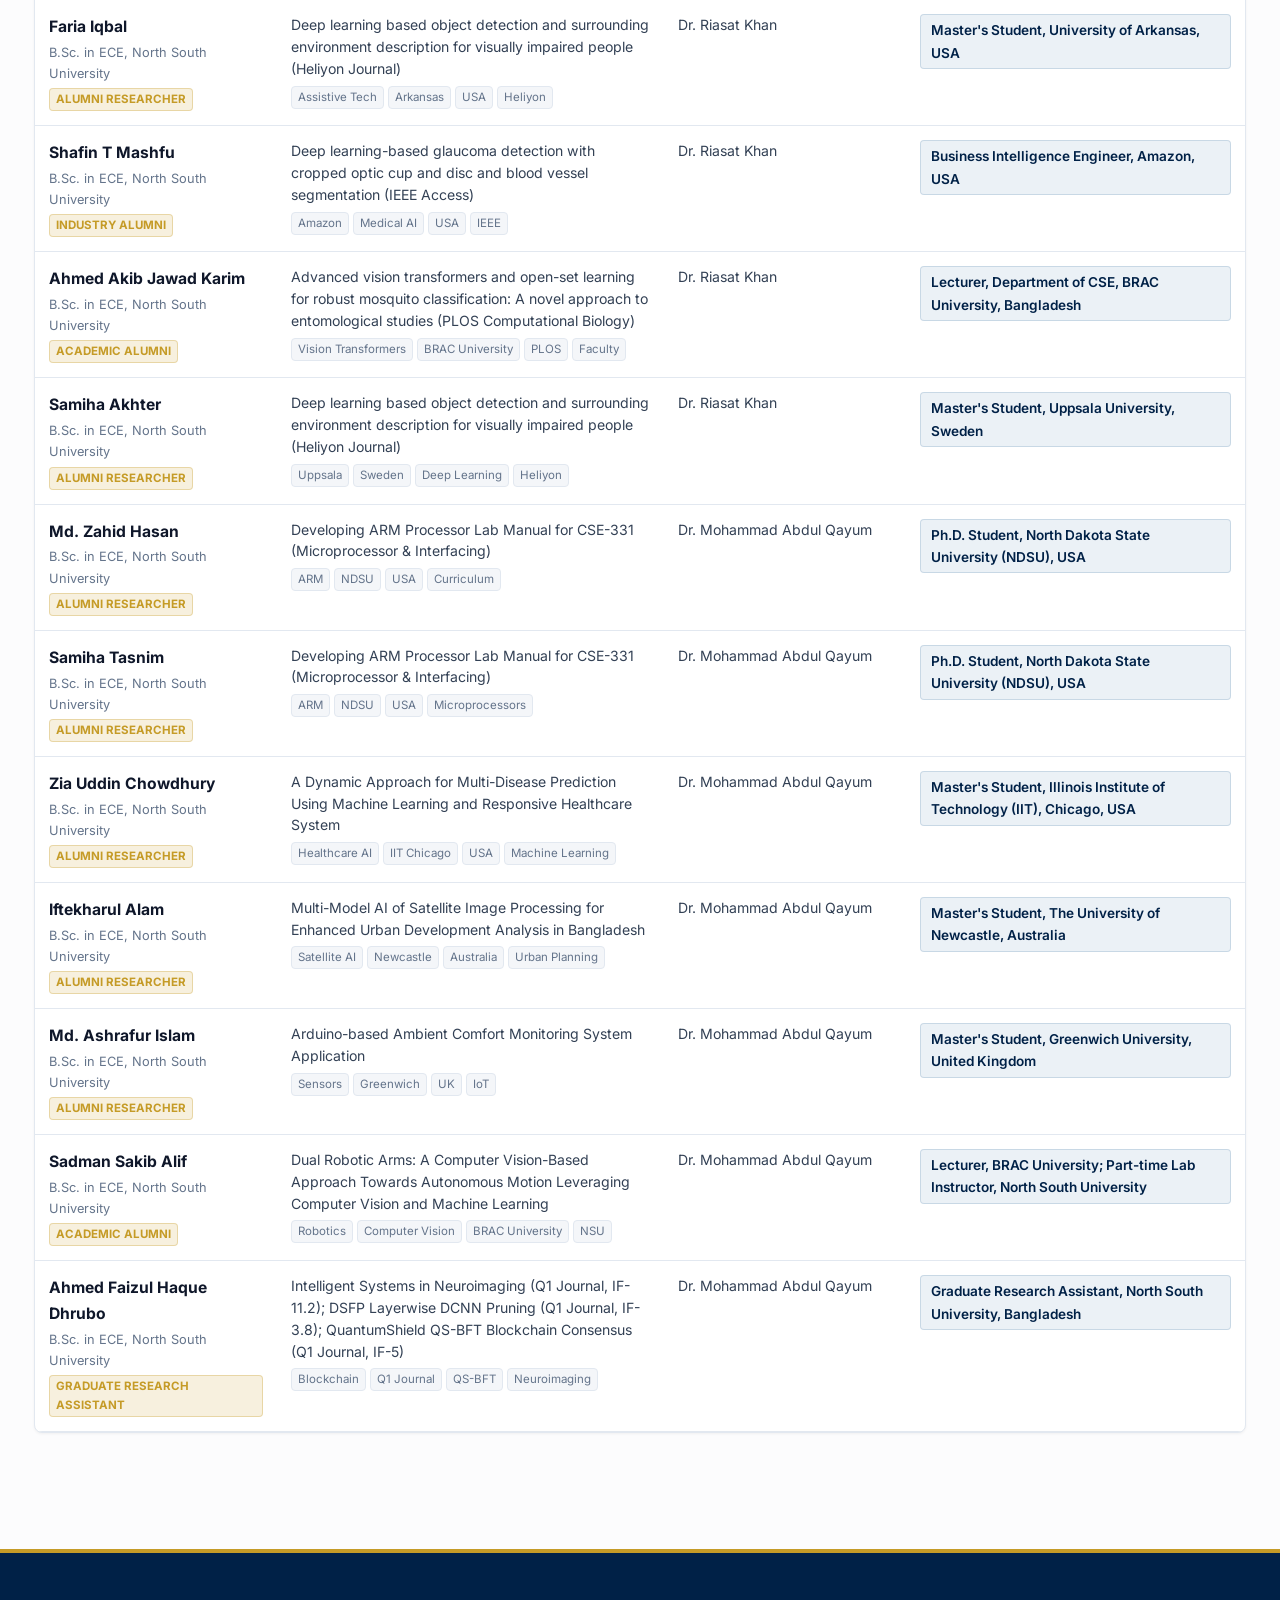
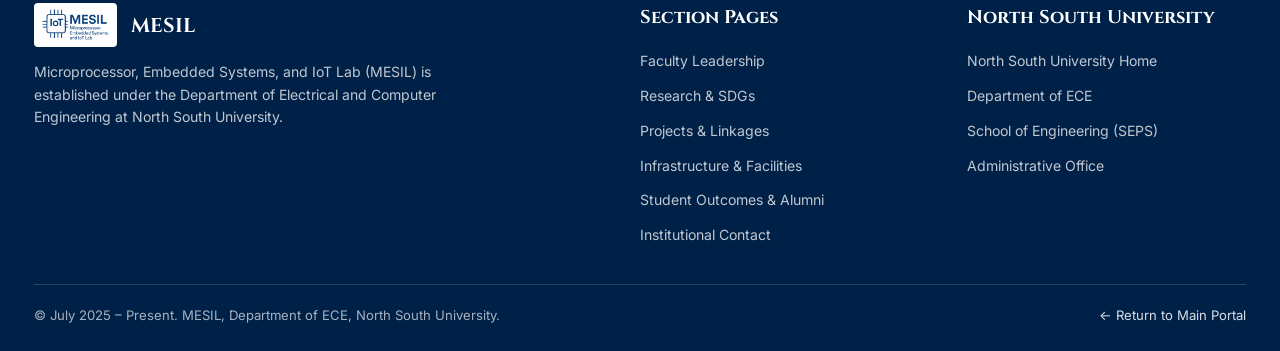
<file: students.html>
<!DOCTYPE html>
<html lang="en" data-theme="light">
<head>
  <meta charset="UTF-8">
  <meta name="viewport" content="width=device-width, initial-scale=1.0">
  <title>Student Outcomes & Alumni | MESIL - North South University</title>
  <meta name="description" content="Student research achievements and prestigious global alumni placements supervised by MESIL founding faculty at North South University.">
  <link rel="stylesheet" href="css/styles.css">
  <link rel="icon" type="image/png" href="assets/mesil-logo.png">
  <script>
    (function() {
      const saved = localStorage.getItem('mesil-theme');
      if (saved) document.documentElement.setAttribute('data-theme', saved);
    })();
  </script>
</head>
<body>

  <!-- Masthead -->
  <div class="top-institutional-bar">
    <div class="container top-bar-flex">
      <div class="top-institution-title">
        North South University • School of Engineering & Physical Sciences (SEPS) • Department of ECE
      </div>
      <div class="top-right-meta">
        <a href="index.html" style="color: #ffffff; text-decoration: none;">&larr; Back to Main Portal</a>
      </div>
    </div>
  </div>

  <!-- Header -->
  <header class="site-header" id="top">
    <div class="container header-flex">
      <a href="index.html" class="brand-wrapper">
        <img src="assets/mesil-logo.png" alt="MESIL Official Logo" class="brand-logo-img">
        <div class="brand-meta-group">
          <span class="brand-title">MESIL</span>
          <span class="brand-sub">Microprocessor, Embedded Systems, and IoT Lab</span>
        </div>
      </a>

      <nav aria-label="Main Navigation">
        <ul class="nav-links">
          <li><a href="index.html" class="nav-link">Home</a></li>
          <li><a href="faculty.html" class="nav-link">Faculty</a></li>
          <li><a href="research.html" class="nav-link">Research</a></li>
          <li><a href="projects.html" class="nav-link">Projects</a></li>
          <li><a href="infrastructure.html" class="nav-link">Infrastructure</a></li>
          <li><a href="students.html" class="nav-link active">Student Outcomes</a></li>
          <li><a href="contact.html" class="nav-link">Contact</a></li>
        </ul>
      </nav>

      <div class="header-controls">
        <button id="theme-toggle-btn" class="theme-btn" aria-label="Toggle Theme">Toggle View</button>
        <button id="mobile-menu-btn" class="mobile-menu-btn" aria-label="Open Navigation Menu">Menu</button>
      </div>
    </div>

    <div id="mobile-nav-drawer" class="mobile-drawer">
      <a href="index.html" class="nav-link">Home</a>
      <a href="faculty.html" class="nav-link">Faculty</a>
      <a href="research.html" class="nav-link">Research</a>
      <a href="projects.html" class="nav-link">Projects</a>
      <a href="infrastructure.html" class="nav-link">Infrastructure</a>
      <a href="students.html" class="nav-link active">Student Outcomes</a>
      <a href="contact.html" class="nav-link">Contact</a>
    </div>
  </header>

  <!-- Breadcrumb -->
  <div class="breadcrumb-bar">
    <div class="container breadcrumb-flex">
      <a href="index.html" class="breadcrumb-link">Portal Home</a>
      <span class="breadcrumb-sep">/</span>
      <span>Student Research Outcomes & Global Alumni</span>
    </div>
  </div>

  <!-- Page Banner -->
  <section class="page-banner">
    <div class="container">
      <span class="portal-tag">Appendix I // Human Capital & Placement</span>
      <h1 class="page-title">Student Research Achievements & Alumni Placements</h1>
      <p class="page-lead">
        Graduate research scholars and undergraduate alumni supervised by MESIL faculty now at premier global universities and technology enterprises (UBC, Sheffield, Howard, Amazon, UIUC, etc.)
      </p>
    </div>
  </section>

  <!-- Main Search & Outcomes Section -->
  <main class="academic-section">
    <div class="container">
      
      <!-- Optimized Search & Filter Engine -->
      <div class="search-controls-container">
        <div class="search-input-row">
          <input type="text" id="student-search-input" class="student-search-box" placeholder="Search by student name, destination (e.g. UBC, Amazon, Sheffield), supervisor, or topic (e.g. UAV, RISC-V)...">
          <button id="clear-search-btn" class="theme-btn" style="padding: 0 18px; font-size: 0.9rem;">Clear</button>
        </div>

        <div class="filter-chips-row">
          <span class="filter-label">Quick Filters:</span>
          <button class="filter-chip-btn active" data-filter="all">All (<span id="total-count-badge">18</span>)</button>
          <button class="filter-chip-btn" data-filter="USA">United States</button>
          <button class="filter-chip-btn" data-filter="UK">United Kingdom</button>
          <button class="filter-chip-btn" data-filter="UBC">Canada (UBC)</button>
          <button class="filter-chip-btn" data-filter="Amazon">Amazon / Industry</button>
          <button class="filter-chip-btn" data-filter="Faculty">Academic Faculty</button>
          <button class="filter-chip-btn" data-filter="RISC-V">RISC-V & Microprocessors</button>
          <button class="filter-chip-btn" data-filter="UAV">UAVs & Sensing</button>
        </div>
      </div>

      <!-- Live Results Summary -->
      <div style="display: flex; justify-content: space-between; align-items: center; margin-bottom: 14px; font-size: 0.88rem; color: var(--text-dim);">
        <div>Showing <strong id="matching-count" style="color: var(--nsu-blue); font-size: 1rem;">18</strong> research records</div>
        <div style="font-family: var(--font-mono); font-size: 0.8rem;">Tokenized Search Engine // Multi-Field Match</div>
      </div>

      <!-- Students Table -->
      <div class="academic-card" style="padding: 0; overflow-x: auto;">
        <table class="academic-table" id="students-table">
          <thead>
            <tr>
              <th style="width: 20%;">Student & Prior Background</th>
              <th style="width: 32%;">Supervised Research Project & Impact</th>
              <th style="width: 20%;">Faculty Supervisor(s)</th>
              <th style="width: 28%;">Current Affiliation & Destination</th>
            </tr>
          </thead>
          <tbody id="students-table-body">
            <!-- Dynamically populated via search engine -->
          </tbody>
        </table>
      </div>

    </div>
  </main>

  <!-- Footer -->
  <footer class="site-footer">
    <div class="container">
      <div class="footer-grid">
        <div class="footer-col">
          <div style="display: flex; align-items: center; gap: 14px; margin-bottom: 14px;">
            <img src="assets/mesil-logo.png" alt="MESIL Logo" style="height: 44px; background: #ffffff; padding: 4px; border-radius: 4px;">
            <span style="font-family: var(--font-serif); font-size: 1.25rem; font-weight: 700;">MESIL</span>
          </div>
          <p style="color: rgba(255, 255, 255, 0.75); font-size: 0.88rem; line-height: 1.6; max-width: 440px;">
            Microprocessor, Embedded Systems, and IoT Lab (MESIL) is established under the Department of Electrical and Computer Engineering at North South University.
          </p>
        </div>
        <div class="footer-col">
          <h4>Section Pages</h4>
          <ul class="footer-links">
            <li><a href="faculty.html">Faculty Leadership</a></li>
            <li><a href="research.html">Research & SDGs</a></li>
            <li><a href="projects.html">Projects & Linkages</a></li>
            <li><a href="infrastructure.html">Infrastructure & Facilities</a></li>
            <li><a href="students.html">Student Outcomes & Alumni</a></li>
            <li><a href="contact.html">Institutional Contact</a></li>
          </ul>
        </div>
        <div class="footer-col">
          <h4>North South University</h4>
          <ul class="footer-links">
            <li><a href="http://www.northsouth.edu" target="_blank" rel="noopener noreferrer">North South University Home</a></li>
            <li><a href="http://ece.northsouth.edu" target="_blank" rel="noopener noreferrer">Department of ECE</a></li>
            <li><a href="http://seps.northsouth.edu" target="_blank" rel="noopener noreferrer">School of Engineering (SEPS)</a></li>
            <li><a href="contact.html">Administrative Office</a></li>
          </ul>
        </div>
      </div>
      <div class="footer-bottom-bar">
        <div>&copy; July 2025 – Present. MESIL, Department of ECE, North South University.</div>
        <div><a href="index.html" style="color: rgba(255, 255, 255, 0.85); text-decoration: none;">&larr; Return to Main Portal</a></div>
      </div>
    </div>
  </footer>

  <script type="module">
    import { MESIL_DATA } from './js/mesil-data.js';
    import { StudentSearchEngine } from './js/search-engine.js';

    const tbody = document.getElementById('students-table-body');
    const countBadge = document.getElementById('matching-count');
    const totalBadge = document.getElementById('total-count-badge');
    const searchInput = document.getElementById('student-search-input');
    const clearBtn = document.getElementById('clear-search-btn');
    const filterChips = document.querySelectorAll('.filter-chip-btn');

    if (totalBadge) totalBadge.textContent = MESIL_DATA.studentAchievements.length;

    // Initialize optimized search engine
    const engine = new StudentSearchEngine(MESIL_DATA.studentAchievements, tbody, countBadge);
    engine.search('');

    // Debounced input listener
    let debounceTimer;
    searchInput?.addEventListener('input', (e) => {
      clearTimeout(debounceTimer);
      debounceTimer = setTimeout(() => {
        engine.search(e.target.value);
      }, 40);
    });

    // Clear button
    clearBtn?.addEventListener('click', () => {
      if (searchInput) searchInput.value = '';
      filterChips.forEach(c => c.classList.remove('active'));
      document.querySelector('[data-filter="all"]')?.classList.add('active');
      engine.setFilter('all');
      engine.search('');
    });

    // Filter chips
    filterChips.forEach(chip => {
      chip.addEventListener('click', () => {
        filterChips.forEach(c => c.classList.remove('active'));
        chip.classList.add('active');
        engine.setFilter(chip.dataset.filter);
      });
    });

    // Theme & menu
    document.getElementById('theme-toggle-btn')?.addEventListener('click', () => {
      const cur = document.documentElement.getAttribute('data-theme') || 'light';
      const next = cur === 'light' ? 'dark' : 'light';
      document.documentElement.setAttribute('data-theme', next);
      localStorage.setItem('mesil-theme', next);
    });

    document.getElementById('mobile-menu-btn')?.addEventListener('click', () => {
      document.getElementById('mobile-nav-drawer')?.classList.toggle('open');
    });
  </script>
</body>
</html>
</file>
<file: css/styles.css>
/* ==========================================================================
   MESIL Institutional Academic Design System
   North South University • School of Engineering & Physical Sciences (SEPS)
   Department of Electrical and Computer Engineering (ECE)
   Microprocessor, Embedded Systems, and IoT Lab
   ========================================================================== */

@import url('https://fonts.googleapis.com/css2?family=Cinzel:wght@600;700&family=Inter:wght@300;400;500;600;700&family=JetBrains+Mono:wght@400;500&display=swap');

:root {
  /* Institutional Palette - Default Light (Scholarly Academic) */
  --bg-primary: #fcfcfd;
  --bg-secondary: #f4f6f9;
  --bg-card: #ffffff;
  --bg-card-subtle: #f8fafc;
  --bg-header: rgba(255, 255, 255, 0.96);
  
  --text-main: #0f172a;
  --text-muted: #334155;
  --text-dim: #64748b;
  
  --nsu-navy: #002147;      /* Classic Academic Oxford / NSU Navy */
  --nsu-blue: #004b87;      /* Primary Institutional Blue */
  --nsu-gold: #c59b27;      /* Academic Gold Accent */
  --border-color: #e2e8f0;
  --border-strong: #cbd5e1;
  
  --font-serif: 'Cinzel', Georgia, serif;
  --font-sans: 'Inter', -apple-system, BlinkMacSystemFont, 'Segoe UI', Roboto, sans-serif;
  --font-mono: 'JetBrains Mono', monospace;
  
  --shadow-subtle: 0 1px 3px rgba(0, 0, 0, 0.05);
  --shadow-card: 0 4px 6px -1px rgba(0, 0, 0, 0.06);
  --shadow-hover: 0 10px 15px -3px rgba(0, 0, 0, 0.08);
  
  --radius-sm: 4px;
  --radius-md: 8px;
  --radius-lg: 12px;
  
  --header-height: 80px;
  --transition: 0.2s ease-in-out;
}

/* Institutional Night / Dark Mode */
[data-theme="dark"] {
  --bg-primary: #0a0f1d;
  --bg-secondary: #10172a;
  --bg-card: #151e36;
  --bg-card-subtle: #1a2542;
  --bg-header: rgba(10, 15, 29, 0.96);
  
  --text-main: #f8fafc;
  --text-muted: #cbd5e1;
  --text-dim: #94a3b8;
  
  --nsu-navy: #1e3a8a;
  --nsu-blue: #38bdf8;
  --nsu-gold: #fbbf24;
  --border-color: #24304f;
  --border-strong: #334155;
  
  --shadow-subtle: 0 2px 5px rgba(0, 0, 0, 0.3);
  --shadow-card: 0 4px 12px rgba(0, 0, 0, 0.4);
  --shadow-hover: 0 10px 20px rgba(0, 0, 0, 0.5);
}

/* Base Resets */
*, *::before, *::after {
  box-sizing: border-box;
  margin: 0;
  padding: 0;
}

html {
  scroll-behavior: smooth;
  scroll-padding-top: calc(var(--header-height) + 20px);
}

body {
  font-family: var(--font-sans);
  background-color: var(--bg-primary);
  color: var(--text-main);
  line-height: 1.65;
  font-size: 15px;
  -webkit-font-smoothing: antialiased;
}

/* Container */
.container {
  width: 100%;
  max-width: 1260px;
  margin: 0 auto;
  padding: 0 24px;
}

/* Institutional Top Masthead */
.top-institutional-bar {
  background-color: var(--nsu-navy);
  color: #ffffff;
  font-size: 0.8rem;
  letter-spacing: 0.03em;
  padding: 7px 0;
  border-bottom: 2px solid var(--nsu-gold);
}

.top-bar-flex {
  display: flex;
  justify-content: space-between;
  align-items: center;
  flex-wrap: wrap;
  gap: 12px;
}

.top-institution-title {
  font-weight: 600;
  text-transform: uppercase;
}

.top-right-meta {
  display: flex;
  align-items: center;
  gap: 18px;
  color: rgba(255, 255, 255, 0.85);
}

/* Navigation Header */
.site-header {
  position: sticky;
  top: 0;
  background-color: var(--bg-header);
  border-bottom: 1px solid var(--border-color);
  backdrop-filter: blur(10px);
  -webkit-backdrop-filter: blur(10px);
  z-index: 1000;
  box-shadow: var(--shadow-subtle);
}

.header-flex {
  display: flex;
  align-items: center;
  justify-content: space-between;
  height: var(--header-height);
}

.brand-wrapper {
  display: flex;
  align-items: center;
  gap: 16px;
  text-decoration: none;
}

.brand-logo-img {
  height: 50px;
  width: auto;
  object-fit: contain;
  border-radius: var(--radius-sm);
}

.brand-meta-group {
  display: flex;
  flex-direction: column;
}

.brand-title {
  font-family: var(--font-serif);
  font-size: 1.35rem;
  font-weight: 700;
  color: var(--text-main);
  line-height: 1.15;
}

.brand-sub {
  font-size: 0.78rem;
  color: var(--text-dim);
  font-weight: 500;
}

.nav-links {
  display: flex;
  align-items: center;
  gap: 8px;
  list-style: none;
  padding: 6px;
  border: 1px solid rgba(148, 163, 184, 0.35);
  background: rgba(244, 246, 249, 0.9);
  border-radius: 999px;
  box-shadow: inset 0 1px 0 rgba(255, 255, 255, 0.4);
}

.nav-link {
  display: inline-flex;
  align-items: center;
  justify-content: center;
  min-height: 38px;
  padding: 8px 14px;
  color: var(--text-muted);
  text-decoration: none;
  font-size: 0.82rem;
  font-weight: 600;
  letter-spacing: 0.01em;
  border: 1px solid transparent;
  border-radius: 999px;
  transition: all var(--transition);
  line-height: 1;
}

.nav-link:hover, .nav-link.active {
  color: var(--nsu-blue);
  background: var(--bg-card);
  border-color: rgba(0, 75, 135, 0.18);
  box-shadow: var(--shadow-subtle);
}

.header-controls {
  display: flex;
  align-items: center;
  gap: 12px;
}

.theme-btn {
  background: var(--bg-secondary);
  border: 1px solid var(--border-color);
  color: var(--text-muted);
  padding: 6px 14px;
  border-radius: var(--radius-sm);
  font-size: 0.82rem;
  font-weight: 600;
  cursor: pointer;
  transition: all var(--transition);
}

.theme-btn:hover {
  background: var(--bg-card);
  color: var(--text-main);
  border-color: var(--border-strong);
}

.mobile-menu-btn {
  display: none;
  background: transparent;
  border: 1px solid var(--border-color);
  padding: 6px 10px;
  border-radius: var(--radius-sm);
  cursor: pointer;
}

.mobile-drawer {
  display: none;
  flex-direction: column;
  background: var(--bg-card);
  border-bottom: 1px solid var(--border-color);
  padding: 16px 24px 18px;
  gap: 8px;
}

.mobile-drawer .nav-link {
  width: 100%;
  justify-content: flex-start;
  padding: 10px 12px;
  border-radius: 10px;
  border-color: var(--border-color);
  background: var(--bg-secondary);
}

.mobile-drawer.open {
  display: flex;
}

/* Breadcrumb Bar */
.breadcrumb-bar {
  background: var(--bg-secondary);
  border-bottom: 1px solid var(--border-color);
  padding: 10px 0;
  font-size: 0.84rem;
}

.breadcrumb-flex {
  display: flex;
  align-items: center;
  gap: 8px;
  color: var(--text-dim);
}

.breadcrumb-link {
  color: var(--nsu-blue);
  text-decoration: none;
  font-weight: 600;
}

.breadcrumb-sep {
  color: var(--border-strong);
}

/* Academic Page Banner */
.page-banner {
  background: linear-gradient(to bottom, var(--bg-secondary), var(--bg-primary));
  border-bottom: 1px solid var(--border-color);
  padding: 44px 0 36px;
}

.page-title {
  font-family: var(--font-serif);
  font-size: 2.2rem;
  font-weight: 700;
  color: var(--text-main);
  margin-bottom: 10px;
}

.page-lead {
  font-size: 1.05rem;
  color: var(--text-muted);
  max-width: 860px;
}

/* Portal Landing Grid (for index.html) */
.portal-grid {
  display: grid;
  grid-template-columns: repeat(3, 1fr);
  gap: 24px;
  margin-top: 36px;
}

.portal-card {
  background: var(--bg-card);
  border: 1px solid var(--border-color);
  border-top: 4px solid var(--nsu-navy);
  border-radius: var(--radius-md);
  padding: 26px;
  text-decoration: none;
  display: flex;
  flex-direction: column;
  justify-content: space-between;
  box-shadow: var(--shadow-subtle);
  transition: transform var(--transition), box-shadow var(--transition), border-color var(--transition);
}

.portal-card:hover {
  transform: translateY(-4px);
  border-color: var(--nsu-blue);
  box-shadow: var(--shadow-hover);
}

.portal-tag {
  font-family: var(--font-mono);
  font-size: 0.75rem;
  font-weight: 700;
  color: var(--nsu-blue);
  text-transform: uppercase;
  letter-spacing: 0.05em;
  margin-bottom: 8px;
}

.portal-title {
  font-family: var(--font-serif);
  font-size: 1.35rem;
  color: var(--text-main);
  margin-bottom: 10px;
}

.portal-desc {
  font-size: 0.9rem;
  color: var(--text-muted);
  line-height: 1.6;
  margin-bottom: 18px;
  flex-grow: 1;
}

.portal-action-link {
  font-size: 0.88rem;
  font-weight: 700;
  color: var(--nsu-navy);
  display: inline-flex;
  align-items: center;
  gap: 6px;
}

[data-theme="dark"] .portal-action-link {
  color: var(--nsu-blue);
}

/* Institutional Metrics Bar */
.metrics-strip {
  background: var(--bg-card);
  border-bottom: 1px solid var(--border-color);
  padding: 26px 0;
}

.metrics-grid {
  display: grid;
  grid-template-columns: repeat(5, 1fr);
  gap: 16px;
}

.metric-cell {
  text-align: center;
  border-right: 1px solid var(--border-color);
  padding: 0 12px;
}

.metric-cell:last-child {
  border-right: none;
}

.metric-figure {
  font-family: var(--font-serif);
  font-size: 1.9rem;
  font-weight: 700;
  color: var(--nsu-navy);
  line-height: 1.1;
}

[data-theme="dark"] .metric-figure {
  color: var(--nsu-blue);
}

.metric-title {
  font-size: 0.8rem;
  color: var(--text-dim);
  font-weight: 600;
  margin-top: 4px;
  text-transform: uppercase;
  letter-spacing: 0.03em;
}

/* Academic Section Content */
.academic-section {
  padding: 56px 0;
}

.academic-card {
  background-color: var(--bg-card);
  border: 1px solid var(--border-color);
  border-radius: var(--radius-md);
  padding: 24px;
  box-shadow: var(--shadow-subtle);
}

/* Faculty Grid */
.faculty-cards-grid {
  display: grid;
  grid-template-columns: repeat(auto-fit, minmax(360px, 1fr));
  gap: 24px;
}

.faculty-card {
  border-top: 3px solid var(--nsu-blue);
  display: flex;
  flex-direction: column;
}

.card-top-bar {
  display: flex;
  justify-content: space-between;
  align-items: center;
  margin-bottom: 12px;
}

.role-tag {
  background: rgba(0, 33, 71, 0.08);
  color: var(--nsu-navy);
  font-size: 0.76rem;
  font-weight: 700;
  padding: 3px 8px;
  border-radius: var(--radius-sm);
  text-transform: uppercase;
}

[data-theme="dark"] .role-tag {
  background: rgba(56, 189, 248, 0.15);
  color: var(--nsu-blue);
}

.dept-tag {
  font-size: 0.78rem;
  color: var(--text-dim);
  font-weight: 600;
}

.faculty-title {
  font-family: var(--font-serif);
  font-size: 1.35rem;
  color: var(--text-main);
  margin-bottom: 4px;
}

.faculty-designation {
  font-weight: 700;
  color: var(--nsu-blue);
  font-size: 0.92rem;
}

.faculty-department {
  font-size: 0.85rem;
  color: var(--text-dim);
  margin-bottom: 12px;
}

.faculty-bio-snippet {
  font-size: 0.92rem;
  color: var(--text-muted);
  line-height: 1.6;
  margin-bottom: 16px;
  flex-grow: 1;
}

.area-badges-group {
  display: flex;
  flex-wrap: wrap;
  gap: 6px;
  margin-top: 8px;
}

.area-badge {
  font-size: 0.78rem;
  background: var(--bg-secondary);
  border: 1px solid var(--border-color);
  color: var(--text-muted);
  padding: 3px 8px;
  border-radius: var(--radius-sm);
}

/* Research Pillars */
.pillars-grid {
  display: grid;
  grid-template-columns: repeat(auto-fit, minmax(360px, 1fr));
  gap: 24px;
  margin-bottom: 48px;
}

.pillar-card {
  border-top: 3px solid var(--nsu-gold);
}

.pillar-code-banner {
  display: flex;
  align-items: center;
  justify-content: space-between;
  margin-bottom: 12px;
}

.code-tag {
  font-family: var(--font-mono);
  font-size: 0.95rem;
  font-weight: 700;
  background: var(--nsu-navy);
  color: #ffffff;
  padding: 2px 10px;
  border-radius: var(--radius-sm);
}

.pillar-category {
  font-size: 0.78rem;
  color: var(--text-dim);
  text-transform: uppercase;
  font-weight: 600;
}

.pillar-title {
  font-family: var(--font-serif);
  font-size: 1.3rem;
  margin-bottom: 10px;
  color: var(--text-main);
}

.pillar-summary {
  font-size: 0.92rem;
  color: var(--text-muted);
  line-height: 1.6;
  margin-bottom: 14px;
}

.deliverable-label {
  font-size: 0.82rem;
  font-weight: 700;
  color: var(--text-main);
  text-transform: uppercase;
  margin-bottom: 6px;
}

.academic-bullet-list {
  list-style-type: square;
  padding-left: 20px;
  color: var(--text-muted);
  font-size: 0.9rem;
  line-height: 1.65;
}

.academic-bullet-list li {
  margin-bottom: 6px;
}

/* Multidisciplinary & SDGs */
.multi-grid {
  display: grid;
  grid-template-columns: repeat(2, 1fr);
  gap: 24px;
  margin-bottom: 48px;
}

.multi-dept-tag {
  font-family: var(--font-mono);
  font-size: 0.8rem;
  font-weight: 700;
  color: var(--nsu-blue);
  text-transform: uppercase;
  margin-bottom: 6px;
}

.multi-focus-title {
  font-family: var(--font-serif);
  font-size: 1.25rem;
  margin-bottom: 12px;
}

.sdg-grid {
  display: grid;
  grid-template-columns: repeat(auto-fit, minmax(220px, 1fr));
  gap: 16px;
}

.sdg-card {
  background: var(--bg-card);
  border: 1px solid var(--border-color);
  border-left: 4px solid var(--nsu-gold);
  border-radius: var(--radius-sm);
  padding: 16px;
}

.sdg-number {
  font-family: var(--font-mono);
  font-size: 0.82rem;
  font-weight: 700;
  color: var(--nsu-navy);
  margin-bottom: 4px;
}

[data-theme="dark"] .sdg-number {
  color: var(--nsu-gold);
}

.sdg-name {
  font-weight: 700;
  font-size: 0.92rem;
  margin-bottom: 6px;
  color: var(--text-main);
}

.sdg-impact {
  font-size: 0.84rem;
  color: var(--text-muted);
  line-height: 1.5;
}

/* Projects & Collaborations */
.projects-grid {
  display: grid;
  grid-template-columns: repeat(auto-fit, minmax(360px, 1fr));
  gap: 24px;
  margin-bottom: 48px;
}

.project-card {
  border-left: 3px solid var(--nsu-navy);
}

.project-header {
  display: flex;
  justify-content: space-between;
  align-items: center;
  margin-bottom: 10px;
}

.project-num {
  font-family: var(--font-mono);
  font-size: 0.8rem;
  color: var(--text-dim);
  font-weight: 600;
}

.partner-badge {
  background: rgba(0, 75, 135, 0.08);
  color: var(--nsu-blue);
  font-size: 0.78rem;
  font-weight: 700;
  padding: 2px 8px;
  border-radius: var(--radius-sm);
}

.project-title {
  font-family: var(--font-serif);
  font-size: 1.25rem;
  margin-bottom: 10px;
  line-height: 1.35;
}

.project-scope {
  font-size: 0.92rem;
  color: var(--text-muted);
  line-height: 1.6;
}

.collab-grid {
  display: grid;
  grid-template-columns: repeat(3, 1fr);
  gap: 24px;
}

.collab-box-title {
  font-family: var(--font-serif);
  font-size: 1.15rem;
  margin-bottom: 12px;
  color: var(--text-main);
  border-bottom: 1px solid var(--border-color);
  padding-bottom: 8px;
}

/* Equipment / Infrastructure Categories */
.equipment-cat-grid {
  display: grid;
  grid-template-columns: repeat(auto-fit, minmax(380px, 1fr));
  gap: 24px;
}

.equipment-card {
  border-top: 3px solid var(--nsu-blue);
}

.equipment-cat-title {
  font-family: var(--font-serif);
  font-size: 1.25rem;
  color: var(--text-main);
  margin-bottom: 6px;
}

.equipment-cat-desc {
  font-size: 0.88rem;
  color: var(--text-dim);
  margin-bottom: 14px;
}

/* Student Search Controls & Optimized Table */
.search-controls-container {
  background: var(--bg-card);
  border: 1px solid var(--border-color);
  border-radius: var(--radius-md);
  padding: 20px;
  margin-bottom: 24px;
  box-shadow: var(--shadow-subtle);
}

.search-input-row {
  display: flex;
  gap: 12px;
  margin-bottom: 16px;
}

.student-search-box {
  flex-grow: 1;
  padding: 12px 18px;
  border: 1px solid var(--border-strong);
  border-radius: var(--radius-sm);
  background: var(--bg-primary);
  color: var(--text-main);
  font-size: 0.95rem;
  font-family: var(--font-sans);
  outline: none;
  transition: border-color var(--transition);
}

.student-search-box:focus {
  border-color: var(--nsu-blue);
  box-shadow: 0 0 0 2px rgba(0, 75, 135, 0.15);
}

.filter-chips-row {
  display: flex;
  flex-wrap: wrap;
  align-items: center;
  gap: 8px;
}

.filter-label {
  font-size: 0.82rem;
  font-weight: 600;
  color: var(--text-dim);
  margin-right: 4px;
}

.filter-chip-btn {
  background: var(--bg-secondary);
  border: 1px solid var(--border-color);
  color: var(--text-muted);
  font-size: 0.82rem;
  font-weight: 600;
  padding: 5px 12px;
  border-radius: var(--radius-sm);
  cursor: pointer;
  transition: all var(--transition);
}

.filter-chip-btn:hover, .filter-chip-btn.active {
  background: var(--nsu-navy);
  color: #ffffff;
  border-color: var(--nsu-navy);
}

[data-theme="dark"] .filter-chip-btn:hover, [data-theme="dark"] .filter-chip-btn.active {
  background: var(--nsu-blue);
  color: #0a0f1d;
  border-color: var(--nsu-blue);
}

.academic-table {
  width: 100%;
  border-collapse: collapse;
  font-size: 0.9rem;
  text-align: left;
}

.academic-table th {
  background-color: var(--bg-secondary);
  color: var(--text-main);
  font-weight: 700;
  padding: 12px 14px;
  border-bottom: 2px solid var(--nsu-navy);
}

.academic-table td {
  padding: 14px;
  border-bottom: 1px solid var(--border-color);
  vertical-align: top;
  color: var(--text-muted);
}

.academic-table tr:hover td {
  background-color: var(--bg-card-subtle);
}

.student-name-cell strong {
  font-size: 0.98rem;
  color: var(--text-main);
}

.student-degree-text {
  font-size: 0.8rem;
  color: var(--text-dim);
  margin-top: 2px;
}

.role-pill {
  display: inline-block;
  font-size: 0.72rem;
  font-weight: 700;
  text-transform: uppercase;
  background: rgba(197, 155, 39, 0.15);
  color: var(--nsu-gold);
  border: 1px solid rgba(197, 155, 39, 0.3);
  padding: 1px 6px;
  border-radius: var(--radius-sm);
  margin-top: 4px;
}

.student-tags-row {
  display: flex;
  flex-wrap: wrap;
  gap: 4px;
  margin-top: 6px;
}

.tag-chip {
  font-size: 0.72rem;
  background: var(--bg-secondary);
  color: var(--text-dim);
  border: 1px solid var(--border-color);
  padding: 1px 6px;
  border-radius: var(--radius-sm);
}

.affiliation-highlight {
  display: inline-block;
  background: rgba(0, 75, 135, 0.08);
  color: var(--nsu-navy);
  font-weight: 600;
  padding: 4px 10px;
  border-radius: var(--radius-sm);
  border: 1px solid rgba(0, 75, 135, 0.15);
  font-size: 0.85rem;
}

[data-theme="dark"] .affiliation-highlight {
  background: rgba(56, 189, 248, 0.12);
  color: var(--nsu-blue);
  border-color: rgba(56, 189, 248, 0.25);
}

/* Highlight mark in search */
mark.search-match {
  background-color: rgba(197, 155, 39, 0.3);
  color: inherit;
  font-weight: 700;
  padding: 0 2px;
  border-radius: 2px;
}

/* Contact & Forms */
.inquiry-grid {
  display: grid;
  grid-template-columns: 1fr 1.25fr;
  gap: 40px;
}

.form-group {
  margin-bottom: 18px;
}

.form-label {
  display: block;
  font-size: 0.85rem;
  font-weight: 600;
  margin-bottom: 6px;
  color: var(--text-main);
}

.form-input, .form-select, .form-textarea {
  width: 100%;
  padding: 10px 14px;
  background-color: var(--bg-card);
  border: 1px solid var(--border-strong);
  border-radius: var(--radius-sm);
  color: var(--text-main);
  font-family: var(--font-sans);
  font-size: 0.9rem;
  outline: none;
}

.form-input:focus, .form-select:focus, .form-textarea:focus {
  border-color: var(--nsu-blue);
  box-shadow: 0 0 0 2px rgba(0, 75, 135, 0.15);
}

.btn-academic {
  display: inline-flex;
  align-items: center;
  justify-content: center;
  padding: 10px 20px;
  font-size: 0.9rem;
  font-weight: 600;
  text-decoration: none;
  border-radius: var(--radius-sm);
  cursor: pointer;
  transition: all var(--transition);
}

.btn-academic-primary {
  background-color: var(--nsu-navy);
  color: #ffffff;
  border: 1px solid var(--nsu-navy);
}

.btn-academic-primary:hover {
  background-color: var(--nsu-blue);
  border-color: var(--nsu-blue);
}

/* Site Footer */
.site-footer {
  background-color: var(--nsu-navy);
  color: #ffffff;
  padding: 50px 0 24px;
  border-top: 4px solid var(--nsu-gold);
  margin-top: 60px;
}

.footer-grid {
  display: grid;
  grid-template-columns: 2fr 1fr 1fr;
  gap: 48px;
  margin-bottom: 36px;
}

.footer-col h4 {
  font-family: var(--font-serif);
  font-size: 1.15rem;
  color: #ffffff;
  margin-bottom: 16px;
}

.footer-links {
  list-style: none;
  display: flex;
  flex-direction: column;
  gap: 10px;
}

.footer-links a {
  color: rgba(255, 255, 255, 0.75);
  text-decoration: none;
  font-size: 0.88rem;
  transition: color var(--transition);
}

.footer-links a:hover {
  color: #ffffff;
}

.footer-bottom-bar {
  border-top: 1px solid rgba(255, 255, 255, 0.15);
  padding-top: 20px;
  display: flex;
  justify-content: space-between;
  align-items: center;
  flex-wrap: wrap;
  gap: 14px;
  font-size: 0.82rem;
  color: rgba(255, 255, 255, 0.65);
}

/* ==========================================================================
   MFE Module Containers & Shared Components
   ========================================================================== */

.mfe-module-container {
  width: 100%;
}

.section-badge-wrapper {
  margin-bottom: 14px;
}

.institutional-badge {
  display: inline-block;
  font-family: var(--font-mono);
  font-size: 0.76rem;
  font-weight: 700;
  text-transform: uppercase;
  letter-spacing: 0.06em;
  color: var(--nsu-blue);
  background: rgba(0, 75, 135, 0.08);
  border: 1px solid rgba(0, 75, 135, 0.2);
  padding: 3px 10px;
  border-radius: var(--radius-sm);
}

[data-theme="dark"] .institutional-badge {
  background: rgba(56, 189, 248, 0.1);
  border-color: rgba(56, 189, 248, 0.25);
}

.academic-heading {
  font-family: var(--font-serif);
  font-size: 1.9rem;
  font-weight: 700;
  color: var(--text-main);
  margin-bottom: 10px;
  line-height: 1.25;
}

.academic-subheading {
  font-size: 1rem;
  color: var(--text-muted);
  max-width: 820px;
  line-height: 1.65;
  margin-bottom: 32px;
}

.subsection-title {
  font-family: var(--font-serif);
  font-size: 1.55rem;
  font-weight: 700;
  color: var(--text-main);
  margin-bottom: 10px;
  padding-bottom: 10px;
  border-bottom: 2px solid var(--border-color);
}

/* Faculty Areas List */
.faculty-areas-list {
  margin-top: 12px;
  font-size: 0.88rem;
  color: var(--text-dim);
}

.faculty-areas-list strong {
  display: block;
  margin-bottom: 6px;
  color: var(--text-main);
  font-size: 0.84rem;
  text-transform: uppercase;
  letter-spacing: 0.03em;
}

/* Multidisciplinary & SDG Sections */
.multidisciplinary-section {
  margin-top: 48px;
  margin-bottom: 48px;
}

.sdg-section {
  margin-top: 48px;
}

/* Collaborations Wrapper */
.collab-wrapper {
  margin-top: 48px;
}

/* Student Controls */
.student-controls-bar {
  display: flex;
  justify-content: space-between;
  align-items: center;
  gap: 16px;
  margin-bottom: 20px;
  flex-wrap: wrap;
}

.student-search-wrapper {
  flex: 1;
  min-width: 280px;
}

.student-stats-summary {
  font-size: 0.88rem;
  color: var(--text-dim);
  white-space: nowrap;
}

.student-stats-summary strong {
  color: var(--nsu-blue);
  font-size: 1rem;
}

.student-project-text {
  font-size: 0.88rem;
  color: var(--text-muted);
  line-height: 1.55;
}

.supervisor-text {
  font-size: 0.88rem;
  color: var(--text-muted);
  line-height: 1.5;
}

/* Infrastructure / Budget Tables */
.table-container {
  overflow-x: auto;
}

.table-header-bar {
  display: flex;
  justify-content: space-between;
  align-items: flex-start;
  gap: 16px;
  flex-wrap: wrap;
  margin-bottom: 20px;
  padding-bottom: 16px;
  border-bottom: 1px solid var(--border-color);
}

.table-title {
  font-family: var(--font-serif);
  font-size: 1.3rem;
  color: var(--text-main);
  margin-bottom: 4px;
}

.table-sub {
  font-size: 0.85rem;
  color: var(--text-dim);
}

.total-budget-badge {
  background: rgba(0, 33, 71, 0.08);
  border: 1px solid rgba(0, 33, 71, 0.2);
  color: var(--nsu-navy);
  padding: 8px 16px;
  border-radius: var(--radius-sm);
  font-size: 0.9rem;
  white-space: nowrap;
  flex-shrink: 0;
}

[data-theme="dark"] .total-budget-badge {
  background: rgba(56, 189, 248, 0.1);
  border-color: rgba(56, 189, 248, 0.25);
  color: var(--nsu-blue);
}

.total-budget-badge strong {
  font-family: var(--font-mono);
  font-size: 1rem;
  display: block;
}

.qty-pill {
  display: inline-block;
  font-family: var(--font-mono);
  font-size: 0.8rem;
  font-weight: 700;
  background: rgba(0, 33, 71, 0.07);
  color: var(--nsu-navy);
  border: 1px solid rgba(0, 33, 71, 0.15);
  padding: 2px 8px;
  border-radius: var(--radius-sm);
}

[data-theme="dark"] .qty-pill {
  background: rgba(56, 189, 248, 0.1);
  color: var(--nsu-blue);
  border-color: rgba(56, 189, 248, 0.2);
}

.cat-pill {
  display: inline-block;
  font-size: 0.78rem;
  font-weight: 600;
  background: rgba(197, 155, 39, 0.12);
  color: #a07c1e;
  border: 1px solid rgba(197, 155, 39, 0.25);
  padding: 2px 8px;
  border-radius: var(--radius-sm);
}

[data-theme="dark"] .cat-pill {
  background: rgba(251, 191, 36, 0.1);
  color: var(--nsu-gold);
  border-color: rgba(251, 191, 36, 0.2);
}

.price-highlight {
  font-family: var(--font-mono);
  font-size: 0.88rem;
  font-weight: 700;
  color: var(--nsu-navy);
}

[data-theme="dark"] .price-highlight {
  color: var(--nsu-blue);
}

.total-amount {
  font-family: var(--font-serif);
  font-size: 1.15rem;
  color: var(--nsu-gold);
}

.table-summary-row td {
  background-color: var(--bg-secondary) !important;
  border-top: 2px solid var(--border-strong) !important;
  font-weight: 700;
}

/* Governance Section */
.governance-grid {
  display: grid;
  grid-template-columns: 1fr 1.4fr;
  gap: 28px;
  margin-top: 8px;
}

@media (max-width: 900px) {
  .governance-grid {
    grid-template-columns: 1fr;
  }
}

.gov-card {
  border-top: 3px solid var(--nsu-gold);
}

.card-section-title {
  font-family: var(--font-serif);
  font-size: 1.25rem;
  color: var(--text-main);
  margin-bottom: 20px;
  padding-bottom: 10px;
  border-bottom: 1px solid var(--border-color);
}

.gov-step-box {
  margin-bottom: 20px;
  padding-bottom: 16px;
  border-bottom: 1px dashed var(--border-color);
}

.gov-step-box:last-child {
  border-bottom: none;
  margin-bottom: 0;
  padding-bottom: 0;
}

.gov-step-title {
  font-family: var(--font-mono);
  font-size: 0.82rem;
  font-weight: 700;
  text-transform: uppercase;
  color: var(--nsu-blue);
  margin-bottom: 6px;
  letter-spacing: 0.04em;
}

.gov-step-desc {
  font-size: 0.92rem;
  color: var(--text-muted);
  line-height: 1.65;
}

/* Grant Funding Cards */
.grant-category-block {
  padding-bottom: 16px;
  margin-bottom: 16px;
  border-bottom: 1px dashed var(--border-color);
}

.grant-head-tag {
  font-family: var(--font-mono);
  font-size: 0.8rem;
  font-weight: 700;
  text-transform: uppercase;
  color: var(--nsu-blue);
  letter-spacing: 0.05em;
  margin-bottom: 10px;
}

.grants-list-group {
  display: flex;
  flex-direction: column;
  gap: 10px;
}

.grant-item-row {
  display: flex;
  justify-content: space-between;
  align-items: center;
  gap: 12px;
  padding: 10px 14px;
  background: var(--bg-secondary);
  border: 1px solid var(--border-color);
  border-radius: var(--radius-sm);
  flex-wrap: wrap;
}

.grant-name-agency {
  display: flex;
  flex-direction: column;
  gap: 2px;
}

.grant-name-agency strong {
  font-size: 0.9rem;
  color: var(--text-main);
}

.grant-sub {
  font-size: 0.8rem;
  color: var(--text-dim);
}

.grant-type-pill {
  font-size: 0.76rem;
  font-weight: 700;
  text-transform: uppercase;
  background: rgba(0, 75, 135, 0.1);
  color: var(--nsu-blue);
  border: 1px solid rgba(0, 75, 135, 0.2);
  padding: 2px 8px;
  border-radius: var(--radius-sm);
  white-space: nowrap;
  flex-shrink: 0;
}

[data-theme="dark"] .grant-type-pill {
  background: rgba(56, 189, 248, 0.1);
  border-color: rgba(56, 189, 248, 0.2);
}

/* Responsive Media Queries */
@media (max-width: 1024px) {
  .portal-grid { grid-template-columns: repeat(2, 1fr); }
  .multi-grid { grid-template-columns: 1fr; }
  .collab-grid { grid-template-columns: 1fr; }
  .inquiry-grid { grid-template-columns: 1fr; }
  .footer-grid { grid-template-columns: 1fr; }
  .metrics-grid { grid-template-columns: repeat(3, 1fr); }
  .metric-cell:nth-child(3) { border-right: none; }
}

@media (max-width: 768px) {
  .nav-links { display: none; }
  .mobile-menu-btn { display: block; }
  .portal-grid { grid-template-columns: 1fr; }
  .metrics-grid { grid-template-columns: 1fr 1fr; }
  .metric-cell { border-right: none; border-bottom: 1px solid var(--border-color); padding-bottom: 12px; }
}
</file>
